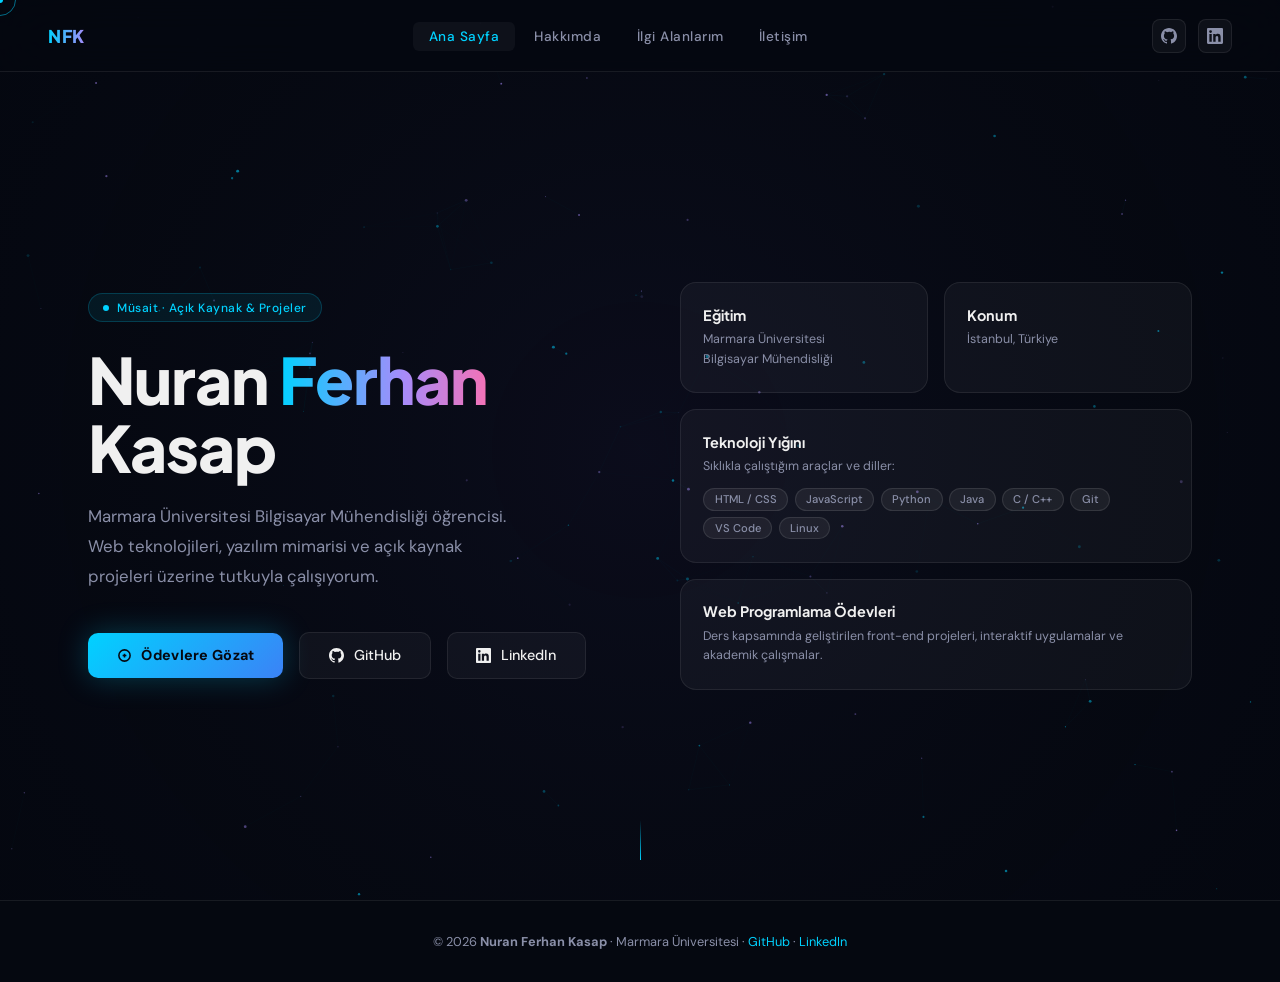
<file: index.html>
<!DOCTYPE html>
<html lang="tr">
<head>
    <meta charset="UTF-8">
    <meta name="viewport" content="width=device-width, initial-scale=1.0">
    <title>Nuran Ferhan | Portfolio</title>
    <link href="https://fonts.googleapis.com/css2?family=Plus+Jakarta+Sans:wght@400;600;700;800&family=DM+Sans:ital,wght@0,300;0,400;0,500;1,300&display=swap" rel="stylesheet">
    <style> 
        :root {
            --bg: #050810;
            --accent-blue: #00d2ff;
            --accent-purple: #7b5ea7;
            --accent-glow: rgba(0, 210, 255, 0.15);
            --text: #f0f0f0;
            --muted: #8a8fa8;
            --glass: rgba(255,255,255,0.04);
            --glass-border: rgba(255,255,255,0.08);
            --card-shadow: 0 30px 80px rgba(0,0,0,0.6);
        }

        *, *::before, *::after { box-sizing: border-box; margin: 0; padding: 0; }

        html { scroll-behavior: smooth; }

        body {
            background: var(--bg);
            color: var(--text);
            font-family: 'DM Sans', sans-serif;
            min-height: 100vh;
            overflow-x: hidden;
        }

        #bg-canvas {
            position: fixed;
            inset: 0;
            z-index: 0;
            pointer-events: none;
        }

        .cursor-dot {
            width: 6px; height: 6px;
            background: var(--accent-blue);
            border-radius: 50%;
            position: fixed;
            top: 0; left: 0;
            pointer-events: none;
            z-index: 9999;
            transform: translate(-50%,-50%);
            transition: transform 0.05s;
        }
        .cursor-ring {
            width: 32px; height: 32px;
            border: 1.5px solid rgba(0,210,255,0.5);
            border-radius: 50%;
            position: fixed;
            top: 0; left: 0;
            pointer-events: none;
            z-index: 9998;
            transform: translate(-50%,-50%);
            transition: all 0.15s ease;
        }

        nav {
            position: fixed;
            top: 0; left: 0; right: 0;
            z-index: 1000;
            padding: 0 3rem;
            height: 72px;
            display: flex;
            align-items: center;
            justify-content: space-between;
            background: rgba(5,8,16,0.7);
            backdrop-filter: blur(20px);
            border-bottom: 1px solid var(--glass-border);
        }

        .nav-logo {
            font-family: 'Plus Jakarta Sans', sans-serif;
            font-weight: 800;
            font-size: 1.1rem;
            background: linear-gradient(90deg, var(--accent-blue), #a78bfa);
            -webkit-background-clip: text;
            -webkit-text-fill-color: transparent;
            letter-spacing: 0.5px;
        }

        nav ul {
            list-style: none;
            display: flex;
            gap: 0.2rem;
        }

        nav ul li a {
            color: var(--muted);
            text-decoration: none;
            padding: 0.4rem 1rem;
            font-size: 0.85rem;
            font-weight: 500;
            letter-spacing: 0.5px;
            border-radius: 6px;
            transition: all 0.25s;
        }

        nav ul li a:hover, nav ul li a.active {
            color: var(--text);
            background: var(--glass);
        }

        nav ul li a.active { color: var(--accent-blue); }

        .nav-socials {
            display: flex;
            gap: 0.75rem;
            align-items: center;
        }

        .nav-social-link {
            width: 34px; height: 34px;
            border-radius: 8px;
            border: 1px solid var(--glass-border);
            display: flex; align-items: center; justify-content: center;
            color: var(--muted);
            text-decoration: none;
            transition: all 0.25s;
            background: var(--glass);
        }

        .nav-social-link:hover {
            border-color: rgba(0,210,255,0.4);
            color: var(--accent-blue);
            box-shadow: 0 0 15px rgba(0,210,255,0.15);
        }

        .nav-social-link svg { width: 16px; height: 16px; fill: currentColor; }

        .hero {
            position: relative;
            min-height: 100vh;
            display: flex;
            align-items: center;
            padding: 72px 0 0;
            z-index: 1;
        }

        .hero-inner {
            max-width: 1200px;
            margin: 0 auto;
            padding: 0 3rem;
            width: 100%;
            display: grid;
            grid-template-columns: 1fr 1fr;
            gap: 5rem;
            align-items: center;
        }

        .hero-left { animation: fadeUp 0.9s ease both; }
        .hero-right { animation: fadeUp 0.9s 0.15s ease both; }

        @keyframes fadeUp {
            from { opacity:0; transform: translateY(30px); }
            to   { opacity:1; transform: translateY(0); }
        }

        .badge {
            display: inline-flex;
            align-items: center;
            gap: 0.5rem;
            padding: 0.35rem 0.9rem;
            background: rgba(0,210,255,0.08);
            border: 1px solid rgba(0,210,255,0.2);
            border-radius: 50px;
            font-size: 0.75rem;
            font-weight: 500;
            color: var(--accent-blue);
            margin-bottom: 1.5rem;
            letter-spacing: 0.5px;
        }

        .badge-dot {
            width: 6px; height: 6px;
            background: var(--accent-blue);
            border-radius: 50%;
            animation: pulse 2s infinite;
        }

        @keyframes pulse {
            0%,100% { opacity:1; transform: scale(1); }
            50%      { opacity:0.4; transform: scale(0.8); }
        }

        h1 {
            font-family: 'Plus Jakarta Sans', sans-serif;
            font-weight: 800;
            font-size: clamp(2.5rem, 5vw, 4rem);
            line-height: 1.05;
            letter-spacing: -1px;
            margin-bottom: 1.25rem;
        }

        h1 .line-gradient {
            background: linear-gradient(90deg, var(--accent-blue) 0%, #a78bfa 60%, #f472b6 100%);
            -webkit-background-clip: text;
            -webkit-text-fill-color: transparent;
            display: inline-block; 
        }

        .hero-desc {
            color: var(--muted);
            font-size: 1.05rem;
            line-height: 1.8;
            margin-bottom: 2.5rem;
            max-width: 440px;
        }

        .hero-actions {
            display: flex;
            gap: 1rem;
            flex-wrap: wrap;
            align-items: center;
        }

        .btn-primary {
            display: inline-flex;
            align-items: center;
            gap: 0.6rem;
            padding: 0.85rem 1.8rem;
            background: linear-gradient(135deg, var(--accent-blue), #3b82f6);
            color: #050810;
            font-weight: 700;
            font-size: 0.9rem;
            border-radius: 10px;
            text-decoration: none;
            transition: all 0.3s;
            box-shadow: 0 0 30px rgba(0,210,255,0.25);
            letter-spacing: 0.3px;
        }

        .btn-primary:hover {
            transform: translateY(-3px);
            box-shadow: 0 0 50px rgba(0,210,255,0.45);
        }

        .btn-secondary {
            display: inline-flex;
            align-items: center;
            gap: 0.6rem;
            padding: 0.85rem 1.8rem;
            background: var(--glass);
            color: var(--text);
            font-weight: 500;
            font-size: 0.9rem;
            border-radius: 10px;
            text-decoration: none;
            border: 1px solid var(--glass-border);
            transition: all 0.3s;
        }

        .btn-secondary:hover {
            border-color: rgba(0,210,255,0.3);
            background: rgba(0,210,255,0.06);
            transform: translateY(-3px);
        }

        .hero-stats {
            display: flex;
            gap: 2rem;
            margin-top: 3rem;
            padding-top: 2.5rem;
            border-top: 1px solid var(--glass-border);
        }

        .stat { display: flex; flex-direction: column; gap: 0.2rem; }

        .stat-num {
            font-family: 'Plus Jakarta Sans', sans-serif;
            font-weight: 800;
            font-size: 1.6rem;
            background: linear-gradient(90deg, var(--accent-blue), #a78bfa);
            -webkit-background-clip: text;
            -webkit-text-fill-color: transparent;
        }

        .stat-label {
            font-size: 0.75rem;
            color: var(--muted);
            letter-spacing: 0.5px;
        }
        .card-grid {
            display: grid;
            grid-template-columns: 1fr 1fr;
            gap: 1rem;
        }

        .info-card {
            background: var(--glass);
            border: 1px solid var(--glass-border);
            border-radius: 16px;
            padding: 1.4rem;
            transition: all 0.3s;
            position: relative;
            overflow: hidden;
        }

        .info-card::before {
            content: '';
            position: absolute;
            inset: 0;
            background: linear-gradient(135deg, rgba(0,210,255,0.05), transparent);
            opacity: 0;
            transition: opacity 0.3s;
        }

        .info-card:hover::before { opacity: 1; }

        .info-card:hover {
            border-color: rgba(0,210,255,0.25);
            transform: translateY(-4px);
            box-shadow: 0 20px 40px rgba(0,0,0,0.3);
        }

        .info-card.span-2 { grid-column: span 2; }

        .card-icon {
            width: 38px; height: 38px;
            border-radius: 10px;
            display: flex; align-items: center; justify-content: center;
            margin-bottom: 0.9rem;
            font-size: 1.1rem;
        }

        .card-icon.blue { background: rgba(0,210,255,0.12); }
        .card-icon.purple { background: rgba(167,139,250,0.12); }
        .card-icon.pink { background: rgba(244,114,182,0.12); }
        .card-icon.green { background: rgba(52,211,153,0.12); }

        .info-card h3 {
            font-family: 'Plus Jakarta Sans', sans-serif;
            font-weight: 700;
            font-size: 0.9rem;
            color: var(--text);
            margin-bottom: 0.4rem;
        }

        .info-card p {
            font-size: 0.78rem;
            color: var(--muted);
            line-height: 1.6;
        }

        .skills-row {
            display: flex;
            flex-wrap: wrap;
            gap: 0.4rem;
            margin-top: 0.7rem;
        }

        .skill-pill {
            padding: 0.2rem 0.65rem;
            border-radius: 50px;
            font-size: 0.7rem;
            font-weight: 500;
            background: rgba(255,255,255,0.06);
            border: 1px solid rgba(255,255,255,0.1);
            color: var(--muted);
        }

        .scroll-hint {
            position: absolute;
            bottom: 2.5rem;
            left: 50%;
            transform: translateX(-50%);
            display: flex;
            flex-direction: column;
            align-items: center;
            gap: 0.5rem;
            color: var(--muted);
            font-size: 0.7rem;
            letter-spacing: 1px;
            text-transform: uppercase;
            animation: fadeUp 1s 0.8s ease both;
        }

        .scroll-line {
            width: 1px; height: 40px;
            background: linear-gradient(to bottom, transparent, var(--accent-blue));
            animation: scrollLine 2s infinite;
        }

        @keyframes scrollLine {
            0%   { transform: scaleY(0); transform-origin: top; opacity:1; }
            50%  { transform: scaleY(1); transform-origin: top; opacity:1; }
            51%  { transform: scaleY(1); transform-origin: bottom; }
            100% { transform: scaleY(0); transform-origin: bottom; opacity:0; }
        }

        footer {
            position: relative;
            z-index: 1;
            text-align: center;
            padding: 2rem;
            color: var(--muted);
            font-size: 0.8rem;
            border-top: 1px solid var(--glass-border);
        }

        footer a {
            color: var(--accent-blue);
            text-decoration: none;
        }

        @media (max-width: 768px) {
            nav { padding: 0 1.2rem; }
            .nav-socials { display: none; }

            .hero-inner {
                grid-template-columns: 1fr;
                padding: 0 1.5rem;
                gap: 3rem;
                padding-top: 2rem;
                padding-bottom: 5rem;
            }

            .card-grid { grid-template-columns: 1fr; }
            .info-card.span-2 { grid-column: span 1; }

            .hero-stats { gap: 1.5rem; }

            h1 { font-size: 2.2rem; }
        }
    </style>
</head>
<body>

<canvas id="bg-canvas"></canvas>
<div class="cursor-dot" id="cursorDot"></div>
<div class="cursor-ring" id="cursorRing"></div>

<nav>
    <span class="nav-logo">NFK</span>

    <ul>
        <li><a href="index.html" class="active">Ana Sayfa</a></li>
        <li><a href="about.html">Hakkımda</a></li>
        <li><a href="interests.html">İlgi Alanlarım</a></li>
        <li><a href="contact1.html">İletişim</a></li>
    </ul>

    <div class="nav-socials">
        <a href="https://github.com/nuranferhan" target="_blank" class="nav-social-link" title="GitHub">
            <svg viewBox="0 0 24 24"><path d="M12 0C5.37 0 0 5.37 0 12c0 5.3 3.44 9.8 8.21 11.39.6.11.82-.26.82-.58v-2.04c-3.34.72-4.04-1.61-4.04-1.61-.55-1.39-1.34-1.76-1.34-1.76-1.09-.74.08-.73.08-.73 1.2.09 1.84 1.24 1.84 1.24 1.07 1.83 2.81 1.3 3.5 1 .11-.78.42-1.3.76-1.6-2.67-.3-5.47-1.33-5.47-5.93 0-1.31.47-2.38 1.24-3.22-.13-.3-.54-1.52.12-3.18 0 0 1.01-.32 3.3 1.23a11.5 11.5 0 0 1 3-.4c1.02 0 2.04.13 3 .4 2.28-1.55 3.29-1.23 3.29-1.23.66 1.66.25 2.88.12 3.18.77.84 1.24 1.91 1.24 3.22 0 4.61-2.81 5.63-5.48 5.92.43.37.81 1.1.81 2.22v3.29c0 .32.22.7.83.58C20.57 21.8 24 17.3 24 12 24 5.37 18.63 0 12 0z"/></svg>
        </a>
        <a href="https://www.linkedin.com/in/nuran-ferhan/" target="_blank" class="nav-social-link" title="LinkedIn">
            <svg viewBox="0 0 24 24"><path d="M20.45 20.45h-3.56v-5.57c0-1.33-.03-3.04-1.85-3.04-1.85 0-2.13 1.45-2.13 2.94v5.67H9.35V9h3.41v1.56h.05c.48-.9 1.64-1.85 3.37-1.85 3.6 0 4.27 2.37 4.27 5.45v6.29zM5.34 7.43a2.07 2.07 0 1 1 0-4.14 2.07 2.07 0 0 1 0 4.14zM7.12 20.45H3.56V9h3.56v11.45zM22.23 0H1.77C.79 0 0 .77 0 1.72v20.56C0 23.23.79 24 1.77 24h20.46C23.2 24 24 23.23 24 22.28V1.72C24 .77 23.2 0 22.23 0z"/></svg>
        </a>
    </div>
</nav>

<main class="hero">
    <div class="hero-inner">

        <div class="hero-left">
            <div class="badge">
                <span class="badge-dot"></span>
                Müsait · Açık Kaynak &amp; Projeler
            </div>

            <h1>
                Nuran <span class="line-gradient">Ferhan</span><br>
                Kasap
            </h1>

            <p class="hero-desc">
                Marmara Üniversitesi Bilgisayar Mühendisliği öğrencisi. 
                Web teknolojileri, yazılım mimarisi ve açık kaynak projeleri üzerine tutkuyla çalışıyorum.
            </p>

            <div class="hero-actions">
                <a href="laboratuvar.html" class="btn-primary">
                    <svg width="15" height="15" viewBox="0 0 24 24" fill="none" stroke="currentColor" stroke-width="2.5"><path d="M9 12h6M12 9v6M21 12a9 9 0 11-18 0 9 9 0 0118 0z"/></svg>
                    Ödevlere Gözat
                </a>
                <a href="https://github.com/nuranferhan" target="_blank" class="btn-secondary">
                    <svg width="15" height="15" viewBox="0 0 24 24" fill="currentColor"><path d="M12 0C5.37 0 0 5.37 0 12c0 5.3 3.44 9.8 8.21 11.39.6.11.82-.26.82-.58v-2.04c-3.34.72-4.04-1.61-4.04-1.61-.55-1.39-1.34-1.76-1.34-1.76-1.09-.74.08-.73.08-.73 1.2.09 1.84 1.24 1.84 1.24 1.07 1.83 2.81 1.3 3.5 1 .11-.78.42-1.3.76-1.6-2.67-.3-5.47-1.33-5.47-5.93 0-1.31.47-2.38 1.24-3.22-.13-.3-.54-1.52.12-3.18 0 0 1.01-.32 3.3 1.23a11.5 11.5 0 0 1 3-.4c1.02 0 2.04.13 3 .4 2.28-1.55 3.29-1.23 3.29-1.23.66 1.66.25 2.88.12 3.18.77.84 1.24 1.91 1.24 3.22 0 4.61-2.81 5.63-5.48 5.92.43.37.81 1.1.81 2.22v3.29c0 .32.22.7.83.58C20.57 21.8 24 17.3 24 12 24 5.37 18.63 0 12 0z"/></svg>
                    GitHub
                </a>
                <a href="https://www.linkedin.com/in/nuran-ferhan/" target="_blank" class="btn-secondary">
                    <svg width="15" height="15" viewBox="0 0 24 24" fill="currentColor"><path d="M20.45 20.45h-3.56v-5.57c0-1.33-.03-3.04-1.85-3.04-1.85 0-2.13 1.45-2.13 2.94v5.67H9.35V9h3.41v1.56h.05c.48-.9 1.64-1.85 3.37-1.85 3.6 0 4.27 2.37 4.27 5.45v6.29zM5.34 7.43a2.07 2.07 0 1 1 0-4.14 2.07 2.07 0 0 1 0 4.14zM7.12 20.45H3.56V9h3.56v11.45zM22.23 0H1.77C.79 0 0 .77 0 1.72v20.56C0 23.23.79 24 1.77 24h20.46C23.2 24 24 23.23 24 22.28V1.72C24 .77 23.2 0 22.23 0z"/></svg>
                    LinkedIn
                </a>
            </div>


        </div>

        <div class="hero-right">
            <div class="card-grid">

                <div class="info-card">
                    <h3>Eğitim</h3>
                    <p>Marmara Üniversitesi<br>Bilgisayar Mühendisliği</p>
                </div>

                <div class="info-card">
                    <h3>Konum</h3>
                    <p>İstanbul, Türkiye</p>
                </div>

                <div class="info-card span-2">
                    <h3>Teknoloji Yığını</h3>
                    <p>Sıklıkla çalıştığım araçlar ve diller:</p>
                    <div class="skills-row">
                        <span class="skill-pill">HTML / CSS</span>
                        <span class="skill-pill">JavaScript</span>
                        <span class="skill-pill">Python</span>
                        <span class="skill-pill">Java</span>
                        <span class="skill-pill">C / C++</span>
                        <span class="skill-pill">Git</span>
                        <span class="skill-pill">VS Code</span>
                        <span class="skill-pill">Linux</span>
                    </div>
                </div>

                <div class="info-card span-2">
                    <h3>Web Programlama Ödevleri</h3>
                    <p>Ders kapsamında geliştirilen front-end projeleri, interaktif uygulamalar ve akademik çalışmalar.</p>
                </div>

            </div>
        </div>

    </div>

    <div class="scroll-hint">
        <div class="scroll-line"></div>
    </div>
</main>

<footer>
    <p>&copy; 2026 <strong>Nuran Ferhan Kasap</strong> · Marmara Üniversitesi · 
        <a href="https://github.com/nuranferhan" target="_blank">GitHub</a> · 
        <a href="https://www.linkedin.com/in/nuran-ferhan/" target="_blank">LinkedIn</a>
    </p>
</footer>

<script>
const canvas = document.getElementById('bg-canvas');
const ctx = canvas.getContext('2d');
let W, H, particles = [];

function resize() {
    W = canvas.width = window.innerWidth;
    H = canvas.height = window.innerHeight;
}
resize();
window.addEventListener('resize', resize);

class Particle {
    constructor() { this.reset(); }
    reset() {
        this.x = Math.random() * W;
        this.y = Math.random() * H;
        this.r = Math.random() * 1.2 + 0.3;
        this.alpha = Math.random() * 0.5 + 0.1;
        this.vx = (Math.random() - 0.5) * 0.2;
        this.vy = (Math.random() - 0.5) * 0.2;
        this.color = Math.random() > 0.5 ? '0,210,255' : '167,139,250';
    }
    update() {
        this.x += this.vx; this.y += this.vy;
        if (this.x < 0 || this.x > W || this.y < 0 || this.y > H) this.reset();
    }
    draw() {
        ctx.beginPath();
        ctx.arc(this.x, this.y, this.r, 0, Math.PI*2);
        ctx.fillStyle = `rgba(${this.color},${this.alpha})`;
        ctx.fill();
    }
}

for (let i = 0; i < 120; i++) particles.push(new Particle());

function drawConnections() {
    for (let i = 0; i < particles.length; i++) {
        for (let j = i+1; j < particles.length; j++) {
            const dx = particles[i].x - particles[j].x;
            const dy = particles[i].y - particles[j].y;
            const d = Math.sqrt(dx*dx+dy*dy);
            if (d < 100) {
                ctx.beginPath();
                ctx.moveTo(particles[i].x, particles[i].y);
                ctx.lineTo(particles[j].x, particles[j].y);
                ctx.strokeStyle = `rgba(0,210,255,${0.06*(1-d/100)})`;
                ctx.lineWidth = 0.5;
                ctx.stroke();
            }
        }
    }
}

function animate() {
    ctx.clearRect(0,0,W,H);
    const g = ctx.createRadialGradient(W/2,H/2,0,W/2,H/2,W*0.8);
    g.addColorStop(0,'rgba(48,43,99,0.15)');
    g.addColorStop(1,'transparent');
    ctx.fillStyle = g;
    ctx.fillRect(0,0,W,H);

    drawConnections();
    particles.forEach(p => { p.update(); p.draw(); });
    requestAnimationFrame(animate);
}
animate();

const dot  = document.getElementById('cursorDot');
const ring = document.getElementById('cursorRing');
let mx=0, my=0, rx=0, ry=0;
document.addEventListener('mousemove', e => { mx=e.clientX; my=e.clientY; });

(function moveCursor(){
    rx += (mx-rx)*0.12; ry += (my-ry)*0.12;
    dot.style.left  = mx+'px'; dot.style.top = my+'px';
    ring.style.left = rx+'px'; ring.style.top= ry+'px';
    requestAnimationFrame(moveCursor);
})();

document.querySelectorAll('a, button').forEach(el => {
    el.addEventListener('mouseenter', () => { ring.style.transform='translate(-50%,-50%) scale(1.6)'; ring.style.opacity='0.5'; });
    el.addEventListener('mouseleave', () => { ring.style.transform='translate(-50%,-50%) scale(1)'; ring.style.opacity='1'; });
});

window.addEventListener('scroll', () => {
    const nav = document.querySelector('nav');
    nav.style.background = window.scrollY > 20 ? 'rgba(5,8,16,0.92)' : 'rgba(5,8,16,0.7)';
});
</script>
</body>
</html>
</file>
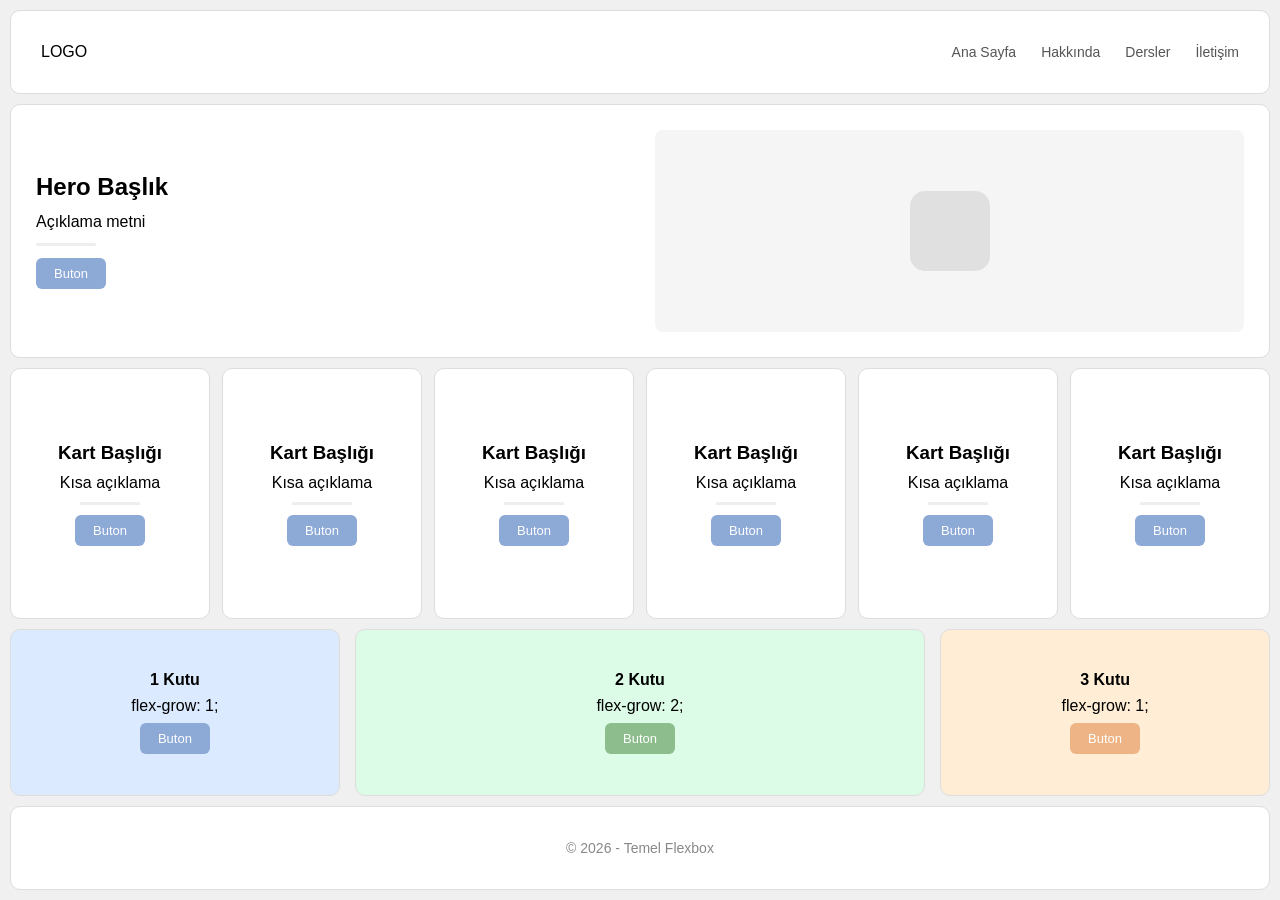
<file: flexbox-lab/index.html>
<!DOCTYPE html>
<html lang="tr">
<head>
    <meta charset="UTF-8">
    <meta name="viewport" content="width=device-width, initial-scale=1.0">
    <title>Flexbox Lab Uygulaması</title>
    <link rel="stylesheet" href="style.css">
</head>
<body>

    <div class="wrapper">
        
        <nav class="navbar">
            <div class="logo">LOGO</div>
            <ul class="nav-links">
                <li><a href="../index.html">Ana Sayfa</a></li>
                <li><a href="../about.html">Hakkında</a></li>
                <li><a href="#">Dersler</a></li>
                <li><a href="../contact.html">İletişim</a></li>
            </ul>
        </nav>

        <section class="hero">
            <div class="hero-text">
                <h1>Hero Başlık</h1>
                <p>Açıklama metni</p>
                <div class="line"></div>
                <button class="btn btn-blue">Buton</button>
            </div>
            <div class="hero-img">
                <div class="icon-placeholder"></div>
            </div>
        </section>

        <section class="cards-area">
            <div class="card">
                <h3>Kart Başlığı</h3>
                <p>Kısa açıklama</p>
                <div class="line"></div>
                <button class="btn btn-blue">Buton</button>
            </div>
            <div class="card">
                <h3>Kart Başlığı</h3>
                <p>Kısa açıklama</p>
                <div class="line"></div>
                <button class="btn btn-blue">Buton</button>
            </div>
            <div class="card">
                <h3>Kart Başlığı</h3>
                <p>Kısa açıklama</p>
                <div class="line"></div>
                <button class="btn btn-blue">Buton</button>
            </div>
            <div class="card">
                <h3>Kart Başlığı</h3>
                <p>Kısa açıklama</p>
                <div class="line"></div>
                <button class="btn btn-blue">Buton</button>
            </div>
            <div class="card">
                <h3>Kart Başlığı</h3>
                <p>Kısa açıklama</p>
                <div class="line"></div>
                <button class="btn btn-blue">Buton</button>
            </div>
            <div class="card">
                <h3>Kart Başlığı</h3>
                <p>Kısa açıklama</p>
                <div class="line"></div>
                <button class="btn btn-blue">Buton</button>
            </div>
        </section>

        <section class="grow-area">
            <div class="grow-box box-1">
                <h4>1 Kutu</h4>
                <p>flex-grow: 1;</p>
                <button class="btn btn-blue">Buton</button>
            </div>
            <div class="grow-box box-2">
                <h4>2 Kutu</h4>
                <p>flex-grow: 2;</p>
                <button class="btn btn-green">Buton</button>
            </div>
            <div class="grow-box box-3">
                <h4>3 Kutu</h4>
                <p>flex-grow: 1;</p>
                <button class="btn btn-orange">Buton</button>
            </div>
        </section>

        <footer class="footer">
            <p>&copy; 2026 - Temel Flexbox</p>
        </footer>

    </div>

</body>
</html>
</file>
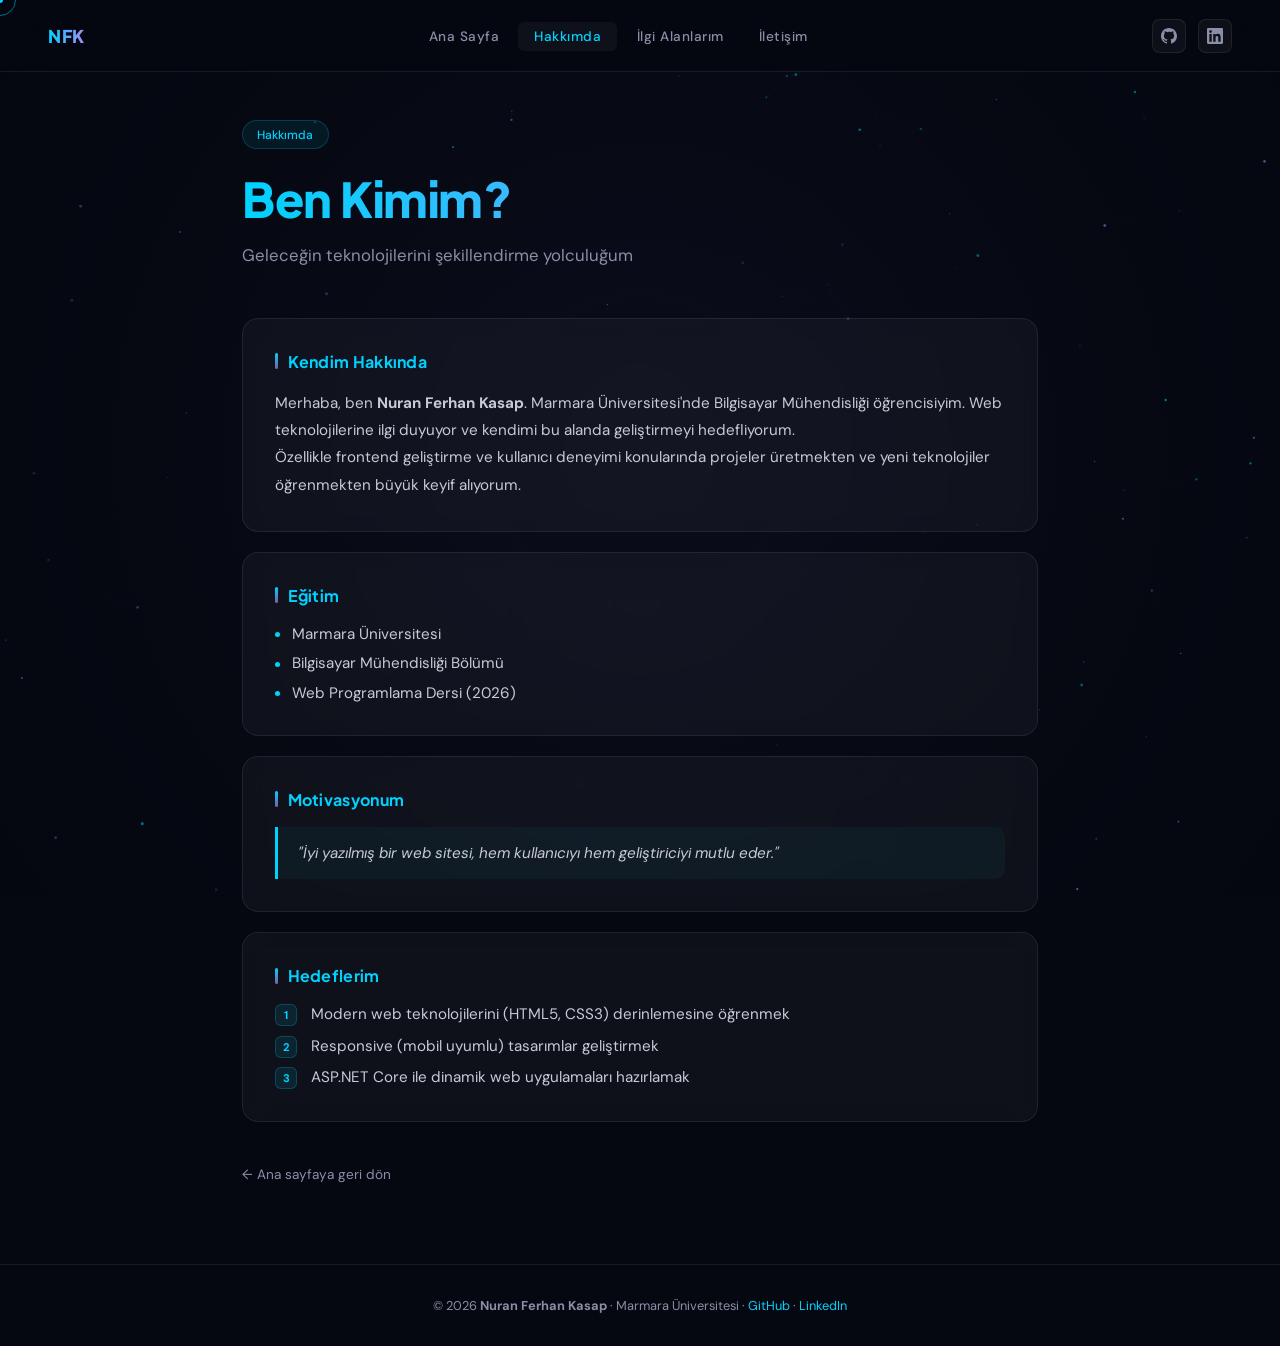
<file: about.html>
<!DOCTYPE html>
<html lang="tr">
<head>
    <meta charset="UTF-8">
    <meta name="viewport" content="width=device-width, initial-scale=1.0">
    <title>Hakkımda | Nuran Ferhan</title>
    <link href="https://fonts.googleapis.com/css2?family=Plus+Jakarta+Sans:wght@400;600;700;800&family=DM+Sans:ital,wght@0,300;0,400;0,500;1,300&display=swap" rel="stylesheet">
    <style>
        :root {
            --bg: #050810;
            --accent-blue: #00d2ff;
            --accent-purple: #7b5ea7;
            --text: #f0f0f0;
            --muted: #8a8fa8;
            --glass: rgba(255,255,255,0.04);
            --glass-border: rgba(255,255,255,0.08);
        }

        *, *::before, *::after { box-sizing: border-box; margin: 0; padding: 0; }
        html { scroll-behavior: smooth; }

        body {
            background: var(--bg);
            color: var(--text);
            font-family: 'DM Sans', sans-serif;
            min-height: 100vh;
            overflow-x: hidden;
        }

        #bg-canvas {
            position: fixed;
            inset: 0;
            z-index: 0;
            pointer-events: none;
        }

        .cursor-dot {
            width: 6px; height: 6px;
            background: var(--accent-blue);
            border-radius: 50%;
            position: fixed;
            top: 0; left: 0;
            pointer-events: none;
            z-index: 9999;
            transform: translate(-50%,-50%);
            transition: transform 0.05s;
        }
        .cursor-ring {
            width: 32px; height: 32px;
            border: 1.5px solid rgba(0,210,255,0.5);
            border-radius: 50%;
            position: fixed;
            top: 0; left: 0;
            pointer-events: none;
            z-index: 9998;
            transform: translate(-50%,-50%);
            transition: all 0.15s ease;
        }

        nav {
            position: fixed;
            top: 0; left: 0; right: 0;
            z-index: 1000;
            padding: 0 3rem;
            height: 72px;
            display: flex;
            align-items: center;
            justify-content: space-between;
            background: rgba(5,8,16,0.7);
            backdrop-filter: blur(20px);
            border-bottom: 1px solid var(--glass-border);
        }

        .nav-logo {
            font-family: 'Plus Jakarta Sans', sans-serif;
            font-weight: 800;
            font-size: 1.1rem;
            background: linear-gradient(90deg, var(--accent-blue), #a78bfa);
            -webkit-background-clip: text;
            -webkit-text-fill-color: transparent;
            text-decoration: none;
            letter-spacing: 0.5px;
        }

        nav ul { list-style: none; display: flex; gap: 0.2rem; }

        nav ul li a {
            color: var(--muted);
            text-decoration: none;
            padding: 0.4rem 1rem;
            font-size: 0.85rem;
            font-weight: 500;
            letter-spacing: 0.5px;
            border-radius: 6px;
            transition: all 0.25s;
        }

        nav ul li a:hover { color: var(--text); background: var(--glass); }
        nav ul li a.active { color: var(--accent-blue); background: var(--glass); }

        .nav-socials { display: flex; gap: 0.75rem; align-items: center; }

        .nav-social-link {
            width: 34px; height: 34px;
            border-radius: 8px;
            border: 1px solid var(--glass-border);
            display: flex; align-items: center; justify-content: center;
            color: var(--muted);
            text-decoration: none;
            transition: all 0.25s;
            background: var(--glass);
        }

        .nav-social-link:hover {
            border-color: rgba(0,210,255,0.4);
            color: var(--accent-blue);
            box-shadow: 0 0 15px rgba(0,210,255,0.15);
        }

        .nav-social-link svg { width: 16px; height: 16px; fill: currentColor; }

        .page-wrapper {
            position: relative;
            z-index: 1;
            max-width: 860px;
            margin: 0 auto;
            padding: 120px 2rem 5rem;
        }

        .page-header {
            margin-bottom: 3rem;
            animation: fadeUp 0.8s ease both;
        }

        .page-header .badge {
            display: inline-flex;
            align-items: center;
            gap: 0.5rem;
            padding: 0.35rem 0.9rem;
            background: rgba(0,210,255,0.08);
            border: 1px solid rgba(0,210,255,0.2);
            border-radius: 50px;
            font-size: 0.75rem;
            font-weight: 500;
            color: var(--accent-blue);
            margin-bottom: 1.2rem;
        }

        .page-header h1 {
            font-family: 'Plus Jakarta Sans', sans-serif;
            font-weight: 800;
            font-size: clamp(2rem, 4vw, 3rem);
            letter-spacing: -0.5px;
            margin-bottom: 0.75rem;
            background: linear-gradient(90deg, var(--accent-blue), #a78bfa);
            -webkit-background-clip: text;
            -webkit-text-fill-color: transparent;
        }

        .page-header p {
            color: var(--muted);
            font-size: 1.05rem;
            line-height: 1.7;
        }

        @keyframes fadeUp {
            from { opacity:0; transform: translateY(24px); }
            to   { opacity:1; transform: translateY(0); }
        }

        .section {
            background: var(--glass);
            border: 1px solid var(--glass-border);
            border-radius: 16px;
            padding: 2rem;
            margin-bottom: 1.25rem;
            transition: all 0.3s;
            animation: fadeUp 0.8s ease both;
            position: relative;
            overflow: hidden;
            backdrop-filter: blur(10px);
        }

        .section::before {
            content: '';
            position: absolute;
            inset: 0;
            background: linear-gradient(135deg, rgba(0,210,255,0.04), transparent);
            opacity: 0;
            transition: opacity 0.3s;
        }

        .section:hover::before { opacity: 1; }
        .section:hover { border-color: rgba(0,210,255,0.2); transform: translateY(-2px); }

        .section h2 {
            font-family: 'Plus Jakarta Sans', sans-serif;
            font-weight: 700;
            font-size: 1rem;
            color: var(--accent-blue);
            margin-bottom: 1.1rem;
            display: flex;
            align-items: center;
            gap: 0.6rem;
            letter-spacing: 0.3px;
        }

        .section h2::before {
            content: '';
            display: block;
            width: 3px;
            height: 1em;
            background: linear-gradient(to bottom, var(--accent-blue), var(--accent-purple));
            border-radius: 2px;
        }

        .section p {
            color: #c8cad6;
            line-height: 1.8;
            font-size: 0.95rem;
        }

        .styled-list, .styled-ol { list-style: none; display: flex; flex-direction: column; gap: 0.6rem; }

        .styled-list li {
            display: flex;
            align-items: flex-start;
            gap: 0.75rem;
            color: #c8cad6;
            font-size: 0.95rem;
        }

        .styled-list li::before {
            content: '';
            display: block;
            width: 5px; height: 5px;
            border-radius: 50%;
            background: var(--accent-blue);
            margin-top: 0.55em;
            flex-shrink: 0;
        }

        .styled-ol { counter-reset: ol-counter; }
        .styled-ol li {
            display: flex;
            align-items: flex-start;
            gap: 0.85rem;
            color: #c8cad6;
            font-size: 0.95rem;
            counter-increment: ol-counter;
        }

        .styled-ol li::before {
            content: counter(ol-counter);
            display: flex;
            align-items: center;
            justify-content: center;
            width: 22px; height: 22px;
            background: rgba(0,210,255,0.1);
            border: 1px solid rgba(0,210,255,0.2);
            border-radius: 6px;
            font-size: 0.7rem;
            font-weight: 700;
            color: var(--accent-blue);
            flex-shrink: 0;
        }

        blockquote {
            border-left: 3px solid var(--accent-blue);
            padding: 1rem 1.25rem;
            background: rgba(0,210,255,0.04);
            border-radius: 0 10px 10px 0;
            color: #c8cad6;
            font-style: italic;
            font-size: 0.95rem;
        }

        .back-link {
            display: inline-flex;
            align-items: center;
            gap: 0.5rem;
            color: var(--muted);
            text-decoration: none;
            font-size: 0.85rem;
            margin-top: 1.5rem;
            transition: color 0.2s;
        }

        .back-link:hover { color: var(--accent-blue); }

        footer {
            position: relative;
            z-index: 1;
            text-align: center;
            padding: 2rem;
            color: var(--muted);
            font-size: 0.8rem;
            border-top: 1px solid var(--glass-border);
        }

        footer a { color: var(--accent-blue); text-decoration: none; }

        @media (max-width: 768px) {
            nav { padding: 0 1.2rem; }
            .nav-socials { display: none; }
            .page-wrapper { padding: 100px 1.25rem 4rem; }
        }
    </style>
</head>
<body>

<canvas id="bg-canvas"></canvas>
<div class="cursor-dot" id="cursorDot"></div>
<div class="cursor-ring" id="cursorRing"></div>

<nav>
    <a href="index.html" class="nav-logo">NFK</a>
    <ul>
        <li><a href="index.html">Ana Sayfa</a></li>
        <li><a href="about.html" class="active">Hakkımda</a></li>
        <li><a href="interests.html">İlgi Alanlarım</a></li>
        <li><a href="contact1.html">İletişim</a></li>
    </ul>
    <div class="nav-socials">
        <a href="https://github.com/nuranferhan" target="_blank" class="nav-social-link" title="GitHub">
            <svg viewBox="0 0 24 24"><path d="M12 0C5.37 0 0 5.37 0 12c0 5.3 3.44 9.8 8.21 11.39.6.11.82-.26.82-.58v-2.04c-3.34.72-4.04-1.61-4.04-1.61-.55-1.39-1.34-1.76-1.34-1.76-1.09-.74.08-.73.08-.73 1.2.09 1.84 1.24 1.84 1.24 1.07 1.83 2.81 1.3 3.5 1 .11-.78.42-1.3.76-1.6-2.67-.3-5.47-1.33-5.47-5.93 0-1.31.47-2.38 1.24-3.22-.13-.3-.54-1.52.12-3.18 0 0 1.01-.32 3.3 1.23a11.5 11.5 0 0 1 3-.4c1.02 0 2.04.13 3 .4 2.28-1.55 3.29-1.23 3.29-1.23.66 1.66.25 2.88.12 3.18.77.84 1.24 1.91 1.24 3.22 0 4.61-2.81 5.63-5.48 5.92.43.37.81 1.1.81 2.22v3.29c0 .32.22.7.83.58C20.57 21.8 24 17.3 24 12 24 5.37 18.63 0 12 0z"/></svg>
        </a>
        <a href="https://www.linkedin.com/in/nuran-ferhan/" target="_blank" class="nav-social-link" title="LinkedIn">
            <svg viewBox="0 0 24 24"><path d="M20.45 20.45h-3.56v-5.57c0-1.33-.03-3.04-1.85-3.04-1.85 0-2.13 1.45-2.13 2.94v5.67H9.35V9h3.41v1.56h.05c.48-.9 1.64-1.85 3.37-1.85 3.6 0 4.27 2.37 4.27 5.45v6.29zM5.34 7.43a2.07 2.07 0 1 1 0-4.14 2.07 2.07 0 0 1 0 4.14zM7.12 20.45H3.56V9h3.56v11.45zM22.23 0H1.77C.79 0 0 .77 0 1.72v20.56C0 23.23.79 24 1.77 24h20.46C23.2 24 24 23.23 24 22.28V1.72C24 .77 23.2 0 22.23 0z"/></svg>
        </a>
    </div>
</nav>

<div class="page-wrapper">
    <div class="page-header">
        <div class="badge">Hakkımda</div>
        <h1>Ben Kimim?</h1>
        <p>Geleceğin teknolojilerini şekillendirme yolculuğum</p>
    </div>

    <div class="section">
        <h2>Kendim Hakkında</h2>
        <p>Merhaba, ben <strong>Nuran Ferhan Kasap</strong>. Marmara Üniversitesi'nde Bilgisayar Mühendisliği öğrencisiyim. Web teknolojilerine ilgi duyuyor ve kendimi bu alanda geliştirmeyi hedefliyorum.</p>
        <p>Özellikle frontend geliştirme ve kullanıcı deneyimi konularında projeler üretmekten ve yeni teknolojiler öğrenmekten büyük keyif alıyorum.</p>
    </div>

    <div class="section">
        <h2>Eğitim</h2>
        <ul class="styled-list">
            <li>Marmara Üniversitesi</li>
            <li>Bilgisayar Mühendisliği Bölümü</li>
            <li>Web Programlama Dersi (2026)</li>
        </ul>
    </div>

    <div class="section">
        <h2>Motivasyonum</h2>
        <blockquote>
            "İyi yazılmış bir web sitesi, hem kullanıcıyı hem geliştiriciyi mutlu eder."
        </blockquote>
    </div>

    <div class="section">
        <h2>Hedeflerim</h2>
        <ol class="styled-ol">
            <li>Modern web teknolojilerini (HTML5, CSS3) derinlemesine öğrenmek</li>
            <li>Responsive (mobil uyumlu) tasarımlar geliştirmek</li>
            <li>ASP.NET Core ile dinamik web uygulamaları hazırlamak</li>
        </ol>
    </div>

    <a href="index.html" class="back-link">← Ana sayfaya geri dön</a>
</div>

<footer>
    <p>&copy; 2026 <strong>Nuran Ferhan Kasap</strong> · Marmara Üniversitesi ·
        <a href="https://github.com/nuranferhan" target="_blank">GitHub</a> ·
        <a href="https://www.linkedin.com/in/nuran-ferhan/" target="_blank">LinkedIn</a>
    </p>
</footer>

<script>
const canvas = document.getElementById('bg-canvas');
const ctx = canvas.getContext('2d');
let W, H, particles = [];
function resize() { W = canvas.width = window.innerWidth; H = canvas.height = window.innerHeight; }
resize(); window.addEventListener('resize', resize);
class Particle {
    constructor() { this.reset(); }
    reset() { this.x=Math.random()*W; this.y=Math.random()*H; this.r=Math.random()*1.2+0.3; this.alpha=Math.random()*0.5+0.1; this.vx=(Math.random()-0.5)*0.2; this.vy=(Math.random()-0.5)*0.2; this.color=Math.random()>0.5?'0,210,255':'167,139,250'; }
    update() { this.x+=this.vx; this.y+=this.vy; if(this.x<0||this.x>W||this.y<0||this.y>H) this.reset(); }
    draw() { ctx.beginPath(); ctx.arc(this.x,this.y,this.r,0,Math.PI*2); ctx.fillStyle=`rgba(${this.color},${this.alpha})`; ctx.fill(); }
}
for(let i=0;i<120;i++) particles.push(new Particle());
function drawConnections() {
    for(let i=0;i<particles.length;i++) for(let j=i+1;j<particles.length;j++) {
        const dx=particles[i].x-particles[j].x, dy=particles[i].y-particles[j].y, d=Math.sqrt(dx*dx+dy*dy);
        if(d<100){ ctx.beginPath(); ctx.moveTo(particles[i].x,particles[i].y); ctx.lineTo(particles[j].x,particles[j].y); ctx.strokeStyle=`rgba(0,210,255,${0.06*(1-d/100)})`; ctx.lineWidth=0.5; ctx.stroke(); }
    }
}
function animate() {
    ctx.clearRect(0,0,W,H);
    const g=ctx.createRadialGradient(W/2,H/2,0,W/2,H/2,W*0.8);
    g.addColorStop(0,'rgba(48,43,99,0.15)'); g.addColorStop(1,'transparent');
    ctx.fillStyle=g; ctx.fillRect(0,0,W,H);
    drawConnections(); particles.forEach(p=>{p.update();p.draw();}); requestAnimationFrame(animate);
}
animate();

const dot=document.getElementById('cursorDot'), ring=document.getElementById('cursorRing');
let mx=0,my=0,rx=0,ry=0;
document.addEventListener('mousemove',e=>{mx=e.clientX;my=e.clientY;});
(function move(){
    rx+=(mx-rx)*0.12; ry+=(my-ry)*0.12;
    dot.style.left=mx+'px'; dot.style.top=my+'px';
    ring.style.left=rx+'px'; ring.style.top=ry+'px';
    requestAnimationFrame(move);
})();

document.querySelectorAll('a,button').forEach(el=>{
    el.addEventListener('mouseenter',()=>{ring.style.transform='translate(-50%,-50%) scale(1.6)';ring.style.opacity='0.5';});
    el.addEventListener('mouseleave',()=>{ring.style.transform='translate(-50%,-50%) scale(1)';ring.style.opacity='1';});
});

window.addEventListener('scroll',()=>{ document.querySelector('nav').style.background=window.scrollY>20?'rgba(5,8,16,0.92)':'rgba(5,8,16,0.7)'; });
</script>
</body>
</html>
</file>
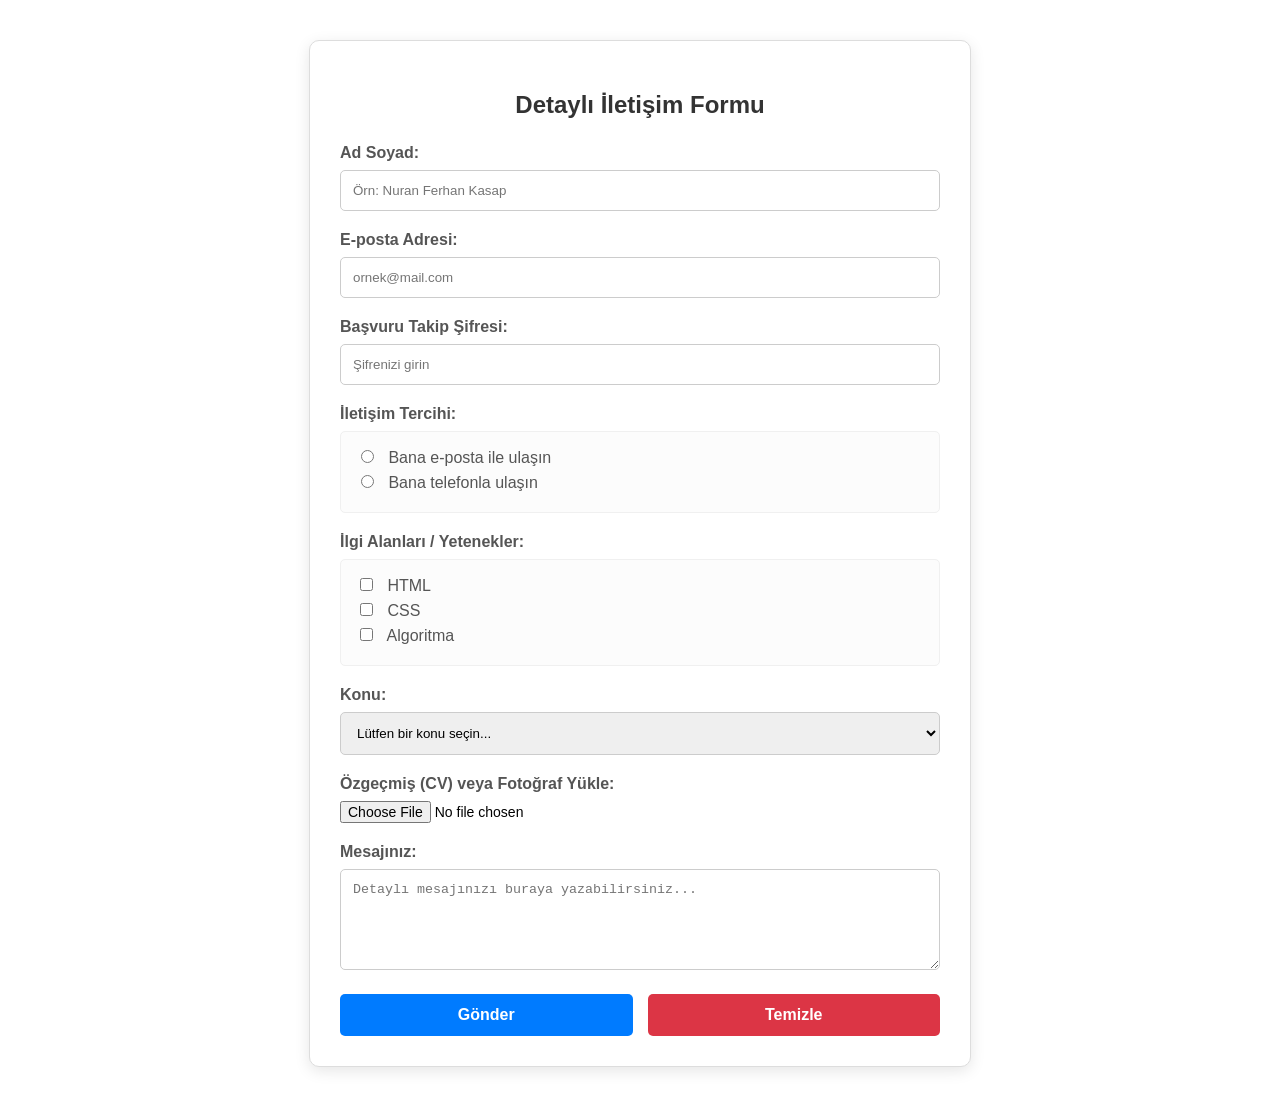
<file: contact.html>
<!DOCTYPE html>
<html lang="tr">
<head>
    <meta charset="UTF-8">
    <meta name="viewport" content="width=device-width, initial-scale=1.0">
    <title>İletişim - Özgeçmiş Sayfası</title>
    <link rel="stylesheet" href="styles/contact-style.css">
</head>
<body>

    <div class="contact-container">
        <h2>Detaylı İletişim Formu</h2>
        
        <form id="contactForm" action="#" method="post" enctype="multipart/form-data">
            <label for="ad-soyad">Ad Soyad:</label>
            <input type="text" id="ad-soyad" name="ad-soyad" placeholder="Örn: Nuran Ferhan Kasap" required>

            <label for="email">E-posta Adresi:</label>
            <input type="email" id="email" name="email" placeholder="ornek@mail.com" required>

            <label for="sifre">Başvuru Takip Şifresi:</label>
            <input type="password" id="sifre" name="sifre" placeholder="Şifrenizi girin">

            <label>İletişim Tercihi:</label>
            <div class="radio-group">
                <label><input type="radio" name="tercih" value="email"> Bana e-posta ile ulaşın</label>
                <label><input type="radio" name="tercih" value="telefon"> Bana telefonla ulaşın</label>
            </div>

            <label>İlgi Alanları / Yetenekler:</label>
            <div class="checkbox-group">
                <label><input type="checkbox" name="yetenek" value="html"> HTML</label>
                <label><input type="checkbox" name="yetenek" value="css"> CSS</label>
                <label><input type="checkbox" name="yetenek" value="algoritma"> Algoritma</label>
            </div>

            <label for="konu">Konu:</label>
            <select id="konu" name="konu">
                <option value="">Lütfen bir konu seçin...</option>
                <option value="is-teklifi">İş Teklifi</option>
                <option value="soru">Soru</option>
                <option value="geri-bildirim">Geri Bildirim</option>
            </select>

            <label for="dosya">Özgeçmiş (CV) veya Fotoğraf Yükle:</label>
            <input type="file" id="dosya" name="dosya" class="file-input">

            <label for="mesaj">Mesajınız:</label>
            <textarea id="mesaj" name="mesaj" rows="5" placeholder="Detaylı mesajınızı buraya yazabilirsiniz..."></textarea>

            <div class="button-container">
                <button type="submit" class="btn-gonder">Gönder</button>
                <button type="reset" class="btn-temizle">Temizle</button>
            </div>
        </form>
    </div>

    <script>
        document.getElementById('contactForm').addEventListener('submit', function(e) {
            e.preventDefault(); 
            alert('Mesajınız başarıyla alındı! Teşekkür ederiz.');
            
            this.reset();
        });
    </script>

</body>
</html>
</file>
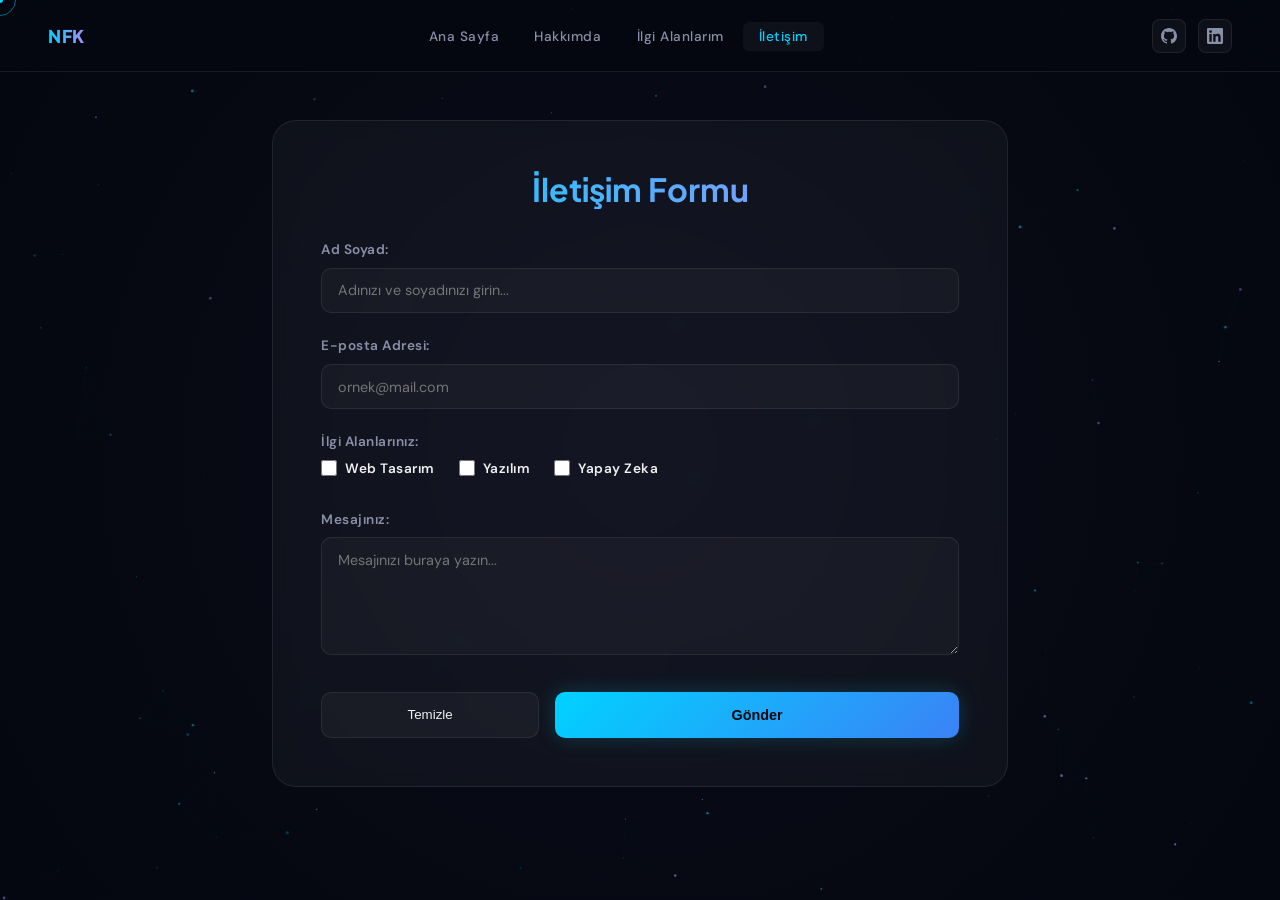
<file: contact1.html>
<!DOCTYPE html>
<html lang="tr">
<head>
    <meta charset="UTF-8">
    <meta name="viewport" content="width=device-width, initial-scale=1.0">
    <title>İletişim | NFK</title>
    <link href="https://fonts.googleapis.com/css2?family=Plus+Jakarta+Sans:wght@400;600;700;800&family=DM+Sans:ital,wght@0,300;0,400;0,500;1,300&display=swap" rel="stylesheet">
    <style>
        :root {
            --bg: #050810;
            --accent-blue: #00d2ff;
            --accent-purple: #7b5ea7;
            --accent-glow: rgba(0, 210, 255, 0.15);
            --text: #f0f0f0;
            --muted: #8a8fa8;
            --glass: rgba(255,255,255,0.04);
            --glass-border: rgba(255,255,255,0.08);
            --card-shadow: 0 30px 80px rgba(0,0,0,0.6);
            --input-bg: rgba(255, 255, 255, 0.03);
        }

        *, *::before, *::after { box-sizing: border-box; margin: 0; padding: 0; }

        html { scroll-behavior: smooth; }

        body {
            background: var(--bg);
            color: var(--text);
            font-family: 'DM Sans', sans-serif;
            min-height: 100vh;
            overflow-x: hidden;
        }

        #bg-canvas {
            position: fixed;
            inset: 0;
            z-index: 0;
            pointer-events: none;
        }

        .cursor-dot {
            width: 6px; height: 6px;
            background: var(--accent-blue);
            border-radius: 50%;
            position: fixed;
            top: 0; left: 0;
            pointer-events: none;
            z-index: 9999;
            transform: translate(-50%,-50%);
            transition: transform 0.05s;
        }
        .cursor-ring {
            width: 32px; height: 32px;
            border: 1.5px solid rgba(0,210,255,0.5);
            border-radius: 50%;
            position: fixed;
            top: 0; left: 0;
            pointer-events: none;
            z-index: 9998;
            transform: translate(-50%,-50%);
            transition: all 0.15s ease;
        }

        nav {
            position: fixed;
            top: 0; left: 0; right: 0;
            z-index: 1000;
            padding: 0 3rem;
            height: 72px;
            display: flex;
            align-items: center;
            justify-content: space-between;
            background: rgba(5,8,16,0.7);
            backdrop-filter: blur(20px);
            border-bottom: 1px solid var(--glass-border);
        }

        .nav-logo {
            font-family: 'Plus Jakarta Sans', sans-serif;
            font-weight: 800;
            font-size: 1.1rem;
            background: linear-gradient(90deg, var(--accent-blue), #a78bfa);
            -webkit-background-clip: text;
            -webkit-text-fill-color: transparent;
            letter-spacing: 0.5px;
        }

        nav ul {
            list-style: none;
            display: flex;
            gap: 0.2rem;
        }

        nav ul li a {
            color: var(--muted);
            text-decoration: none;
            padding: 0.4rem 1rem;
            font-size: 0.85rem;
            font-weight: 500;
            letter-spacing: 0.5px;
            border-radius: 6px;
            transition: all 0.25s;
        }

        nav ul li a:hover, nav ul li a.active {
            color: var(--text);
            background: var(--glass);
        }

        nav ul li a.active { color: var(--accent-blue); }

        .nav-socials {
            display: flex;
            gap: 0.75rem;
            align-items: center;
        }

        .nav-social-link {
            width: 34px; height: 34px;
            border-radius: 8px;
            border: 1px solid var(--glass-border);
            display: flex; align-items: center; justify-content: center;
            color: var(--muted);
            text-decoration: none;
            transition: all 0.25s;
            background: var(--glass);
        }

        .nav-social-link:hover {
            border-color: rgba(0,210,255,0.4);
            color: var(--accent-blue);
            box-shadow: 0 0 15px rgba(0,210,255,0.15);
        }

        .nav-social-link svg { width: 16px; height: 16px; fill: currentColor; }

        main {
            position: relative;
            z-index: 1;
            max-width: 800px;
            margin: 0 auto;
            padding: 120px 2rem 5rem;
            animation: fadeUp 0.9s ease both;
        }

        @keyframes fadeUp {
            from { opacity:0; transform: translateY(30px); }
            to   { opacity:1; transform: translateY(0); }
        }

        .form-container {
            background: var(--glass);
            border: 1px solid var(--glass-border);
            padding: 3rem;
            border-radius: 24px;
            backdrop-filter: blur(10px);
        }

        h1 {
            font-family: 'Plus Jakarta Sans', sans-serif;
            font-size: 2rem;
            margin-bottom: 2rem;
            text-align: center;
            background: linear-gradient(90deg, var(--accent-blue), #a78bfa);
            -webkit-background-clip: text;
            -webkit-text-fill-color: transparent;
        }

        .form-group { margin-bottom: 1.5rem; }

        label {
            display: block;
            font-size: 0.85rem;
            font-weight: 600;
            color: var(--muted);
            margin-bottom: 0.6rem;
            letter-spacing: 0.5px;
        }

        input[type="text"],
        input[type="email"],
        input[type="password"],
        select,
        textarea {
            width: 100%;
            padding: 0.8rem 1rem;
            background: var(--input-bg);
            border: 1px solid var(--glass-border);
            border-radius: 10px;
            color: var(--text);
            font-family: inherit;
            font-size: 0.9rem;
            transition: all 0.3s;
        }

        input:focus, select:focus, textarea:focus {
            outline: none;
            border-color: var(--accent-blue);
            background: rgba(255,255,255,0.06);
            box-shadow: 0 0 15px rgba(0,210,255,0.1);
        }

        .check-group {
            display: flex;
            flex-wrap: wrap;
            gap: 1.5rem;
            margin-top: 0.5rem;
        }

        .check-item {
            display: flex;
            align-items: center;
            gap: 0.5rem;
            font-size: 0.85rem;
            color: var(--text);
            cursor: pointer;
        }

        input[type="checkbox"], input[type="radio"] {
            accent-color: var(--accent-blue);
            width: 16px; height: 16px;
        }

        .btn-row {
            display: flex;
            gap: 1rem;
            margin-top: 2rem;
        }

        .btn-submit {
            flex: 2;
            padding: 0.9rem;
            background: linear-gradient(135deg, var(--accent-blue), #3b82f6);
            border: none;
            border-radius: 10px;
            color: #050810;
            font-weight: 700;
            font-size: 0.9rem;
            cursor: pointer;
            transition: all 0.3s;
            box-shadow: 0 0 20px rgba(0,210,255,0.2);
        }

        .btn-submit:hover {
            transform: translateY(-2px);
            box-shadow: 0 0 30px rgba(0,210,255,0.4);
        }

        .btn-reset {
            flex: 1;
            padding: 0.9rem;
            background: var(--glass);
            border: 1px solid var(--glass-border);
            border-radius: 10px;
            color: var(--text);
            font-weight: 500;
            cursor: pointer;
            transition: all 0.3s;
        }

        .btn-reset:hover {
            background: rgba(255, 68, 68, 0.1);
            border-color: rgba(255, 68, 68, 0.3);
        }

        @media (max-width: 768px) {
            nav { padding: 0 1.2rem; }
            .nav-socials { display: none; }
            .form-container { padding: 1.5rem; }
            .btn-row { flex-direction: column; }
        }
    </style>
</head>
<body>

<canvas id="bg-canvas"></canvas>
<div class="cursor-dot" id="cursorDot"></div>
<div class="cursor-ring" id="cursorRing"></div>

<nav>
    <span class="nav-logo">NFK</span>
    <ul>
        <li><a href="index.html">Ana Sayfa</a></li>
        <li><a href="about.html">Hakkımda</a></li>
        <li><a href="interests.html">İlgi Alanlarım</a></li>
        <li><a href="contact1.html" class="active">İletişim</a></li>
    </ul>
    <div class="nav-socials">
        <a href="https://github.com/nuranferhan" target="_blank" class="nav-social-link" title="GitHub">
            <svg viewBox="0 0 24 24"><path d="M12 0C5.37 0 0 5.37 0 12c0 5.3 3.44 9.8 8.21 11.39.6.11.82-.26.82-.58v-2.04c-3.34.72-4.04-1.61-4.04-1.61-.55-1.39-1.34-1.76-1.34-1.76-1.09-.74.08-.73.08-.73 1.2.09 1.84 1.24 1.84 1.24 1.07 1.83 2.81 1.3 3.5 1 .11-.78.42-1.3.76-1.6-2.67-.3-5.47-1.33-5.47-5.93 0-1.31.47-2.38 1.24-3.22-.13-.3-.54-1.52.12-3.18 0 0 1.01-.32 3.3 1.23a11.5 11.5 0 0 1 3-.4c1.02 0 2.04.13 3 .4 2.28-1.55 3.29-1.23 3.29-1.23.66 1.66.25 2.88.12 3.18.77.84 1.24 1.91 1.24 3.22 0 4.61-2.81 5.63-5.48 5.92.43.37.81 1.1.81 2.22v3.29c0 .32.22.7.83.58C20.57 21.8 24 17.3 24 12 24 5.37 18.63 0 12 0z"/></svg>
        </a>
        <a href="https://www.linkedin.com/in/nuran-ferhan/" target="_blank" class="nav-social-link" title="LinkedIn">
            <svg viewBox="0 0 24 24"><path d="M20.45 20.45h-3.56v-5.57c0-1.33-.03-3.04-1.85-3.04-1.85 0-2.13 1.45-2.13 2.94v5.67H9.35V9h3.41v1.56h.05c.48-.9 1.64-1.85 3.37-1.85 3.6 0 4.27 2.37 4.27 5.45v6.29zM5.34 7.43a2.07 2.07 0 1 1 0-4.14 2.07 2.07 0 0 1 0 4.14zM7.12 20.45H3.56V9h3.56v11.45zM22.23 0H1.77C.79 0 0 .77 0 1.72v20.56C0 23.23.79 24 1.77 24h20.46C23.2 24 24 23.23 24 22.28V1.72C24 .77 23.2 0 22.23 0z"/></svg>
        </a>
    </div>
</nav>

<main>
    <div class="form-container">
        <h1>İletişim Formu</h1>
        <form action="#" method="post" enctype="multipart/form-data">
            <div class="form-group">
                <label for="fullname">Ad Soyad:</label>
                <input type="text" id="fullname" name="fullname" placeholder="Adınızı ve soyadınızı girin..." required>
            </div>
            <div class="form-group">
                <label for="email">E-posta Adresi:</label>
                <input type="email" id="email" name="email" placeholder="ornek@mail.com" required>
            </div>
            <div class="form-group">
                <label>İlgi Alanlarınız:</label>
                <div class="check-group">
                    <label class="check-item"><input type="checkbox" name="interest" value="web"> Web Tasarım</label>
                    <label class="check-item"><input type="checkbox" name="interest" value="software"> Yazılım</label>
                    <label class="check-item"><input type="checkbox" name="interest" value="ai"> Yapay Zeka</label>
                </div>
            </div>
            <div class="form-group">
                <label for="message">Mesajınız:</label>
                <textarea id="message" name="message" rows="5" placeholder="Mesajınızı buraya yazın..."></textarea>
            </div>
            <div class="btn-row">
                <button type="reset" class="btn-reset">Temizle</button>
                <button type="submit" class="btn-submit">Gönder</button>
            </div>
        </form>
    </div>
</main>

<script>
const canvas = document.getElementById('bg-canvas');
const ctx = canvas.getContext('2d');
let W, H, particles = [];

function resize() {
    W = canvas.width = window.innerWidth;
    H = canvas.height = window.innerHeight;
}
resize();
window.addEventListener('resize', resize);

class Particle {
    constructor() { this.reset(); }
    reset() {
        this.x = Math.random() * W;
        this.y = Math.random() * H;
        this.r = Math.random() * 1.2 + 0.3;
        this.alpha = Math.random() * 0.5 + 0.1;
        this.vx = (Math.random() - 0.5) * 0.2;
        this.vy = (Math.random() - 0.5) * 0.2;
        this.color = Math.random() > 0.5 ? '0,210,255' : '167,139,250';
    }
    update() {
        this.x += this.vx; this.y += this.vy;
        if (this.x < 0 || this.x > W || this.y < 0 || this.y > H) this.reset();
    }
    draw() {
        ctx.beginPath();
        ctx.arc(this.x, this.y, this.r, 0, Math.PI*2);
        ctx.fillStyle = `rgba(${this.color},${this.alpha})`;
        ctx.fill();
    }
}

for (let i = 0; i < 120; i++) particles.push(new Particle());

function drawConnections() {
    for (let i = 0; i < particles.length; i++) {
        for (let j = i+1; j < particles.length; j++) {
            const dx = particles[i].x - particles[j].x;
            const dy = particles[i].y - particles[j].y;
            const d = Math.sqrt(dx*dx+dy*dy);
            if (d < 100) {
                ctx.beginPath();
                ctx.moveTo(particles[i].x, particles[i].y);
                ctx.lineTo(particles[j].x, particles[j].y);
                ctx.strokeStyle = `rgba(0,210,255,${0.06*(1-d/100)})`;
                ctx.lineWidth = 0.5;
                ctx.stroke();
            }
        }
    }
}

function animate() {
    ctx.clearRect(0,0,W,H);
    const g = ctx.createRadialGradient(W/2,H/2,0,W/2,H/2,W*0.8);
    g.addColorStop(0,'rgba(48,43,99,0.15)');
    g.addColorStop(1,'transparent');
    ctx.fillStyle = g;
    ctx.fillRect(0,0,W,H);

    drawConnections();
    particles.forEach(p => { p.update(); p.draw(); });
    requestAnimationFrame(animate);
}
animate();

const dot  = document.getElementById('cursorDot');
const ring = document.getElementById('cursorRing');
let mx=0, my=0, rx=0, ry=0;
document.addEventListener('mousemove', e => { mx=e.clientX; my=e.clientY; });

(function moveCursor(){
    rx += (mx-rx)*0.12; ry += (my-ry)*0.12;
    dot.style.left  = mx+'px'; dot.style.top = my+'px';
    ring.style.left = rx+'px'; ring.style.top= ry+'px';
    requestAnimationFrame(moveCursor);
})();

document.querySelectorAll('a, button').forEach(el => {
    el.addEventListener('mouseenter', () => { ring.style.transform='translate(-50%,-50%) scale(1.6)'; ring.style.opacity='0.5'; });
    el.addEventListener('mouseleave', () => { ring.style.transform='translate(-50%,-50%) scale(1)'; ring.style.opacity='1'; });
});

window.addEventListener('scroll', () => {
    const nav = document.querySelector('nav');
    nav.style.background = window.scrollY > 20 ? 'rgba(5,8,16,0.92)' : 'rgba(5,8,16,0.7)';
});
</script>
</body>
</html>
</file>
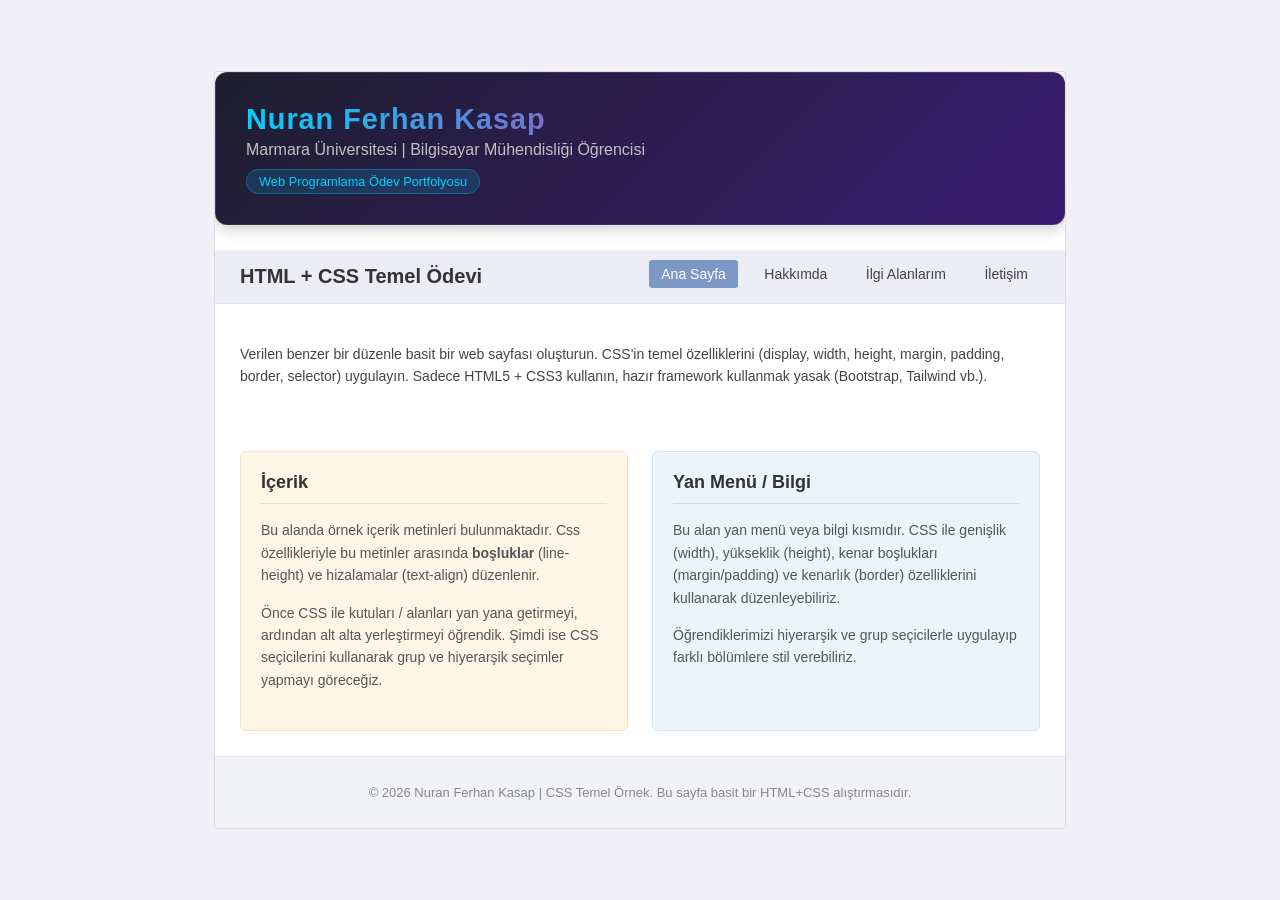
<file: hafta2.html>
<!DOCTYPE html>
<html lang="tr">
<head>
    <meta charset="UTF-8">
    <title>Web Programlama - Nuran Ferhan Kasap</title>
    <link rel="stylesheet" href="styles/style.css">
    <style>
        .user-profile-header {
            background: linear-gradient(135deg, #1e1e2f, #3a1c71);
            color: white;
            padding: 30px;
            border-radius: 12px;
            margin-bottom: 25px;
            display: flex;
            align-items: center;
            gap: 20px;
            border: 1px solid rgba(255, 255, 255, 0.1);
            box-shadow: 0 4px 15px rgba(0,0,0,0.2);
            font-family: 'Segoe UI', Tahoma, Geneva, Verdana, sans-serif;
        }

        .user-info h2 {
            margin: 0;
            font-size: 1.8rem;
            letter-spacing: 1px;
            background: linear-gradient(to right, #00d2ff, #9d50bb);
            -webkit-background-clip: text;
            -webkit-text-fill-color: transparent;
        }

        .user-info p {
            margin: 5px 0 0;
            opacity: 0.9;
            font-size: 1rem;
            color: #d1d1d1;
        }

        .status-badge {
            display: inline-block;
            background: rgba(0, 210, 255, 0.15);
            color: #00d2ff;
            padding: 4px 12px;
            border-radius: 20px;
            font-size: 0.8rem;
            margin-top: 10px;
            border: 1px solid rgba(0, 210, 255, 0.3);
        }

        .intro-text {
            margin-bottom: 25px; 
        }
    </style>
</head>
<body>

    <div class="page-wrapper">
        <div class="container">
            
            <div class="user-profile-header">
                <div class="user-info">
                    <h2>Nuran Ferhan Kasap</h2>
                    <p>Marmara Üniversitesi | Bilgisayar Mühendisliği Öğrencisi</p>
                    <div class="status-badge">Web Programlama Ödev Portfolyosu</div>
                </div>
            </div>

            <nav class="navbar">
                <h1 class="logo">HTML + CSS Temel Ödevi</h1>
                <ul class="nav-links">
                    <li><a href="index.html" class="active">Ana Sayfa</a></li>
                    <li><a href="about.html">Hakkımda</a></li>
                    <li><a href="interests.html">İlgi Alanlarım</a></li> 
                    <li><a href="contact.html">İletişim</a></li>
                </ul>
            </nav>

            <header class="intro-text">
                <p>Verilen benzer bir düzenle basit bir web sayfası oluşturun. CSS'in temel özelliklerini (<span>display</span>, <span>width</span>, <span>height</span>, <span>margin</span>, <span>padding</span>, <span>border</span>, selector) uygulayın. Sadece HTML5 + CSS3 kullanın, hazır framework kullanmak yasak (Bootstrap, Tailwind vb.).</p>
            </header>

            <main class="content-section">
                <article class="box box-yellow">
                    <h3>İçerik</h3>
                    <p>Bu alanda örnek içerik metinleri bulunmaktadır. Css özellikleriyle bu metinler arasında <strong>boşluklar</strong> (line-height) ve hizalamalar (text-align) düzenlenir.</p>
                    <p>Önce CSS ile kutuları / alanları yan yana getirmeyi, ardından alt alta yerleştirmeyi öğrendik. Şimdi ise CSS seçicilerini kullanarak grup ve hiyerarşik seçimler yapmayı göreceğiz.</p>
                </article>

                <aside class="box box-blue">
                    <h3>Yan Menü / Bilgi</h3>
                    <p>Bu alan yan menü veya bilgi kısmıdır. CSS ile genişlik (width), yükseklik (height), kenar boşlukları (margin/padding) ve kenarlık (border) özelliklerini kullanarak düzenleyebiliriz.</p>
                    <p>Öğrendiklerimizi hiyerarşik ve grup seçicilerle uygulayıp farklı bölümlere stil verebiliriz.</p>
                </aside>
            </main>

            <footer class="footer">
                <p>&copy; 2026 Nuran Ferhan Kasap | CSS Temel Örnek. Bu sayfa basit bir HTML+CSS alıştırmasıdır.</p>
            </footer>
        </div>
    </div>

</body>
</html>
</file>
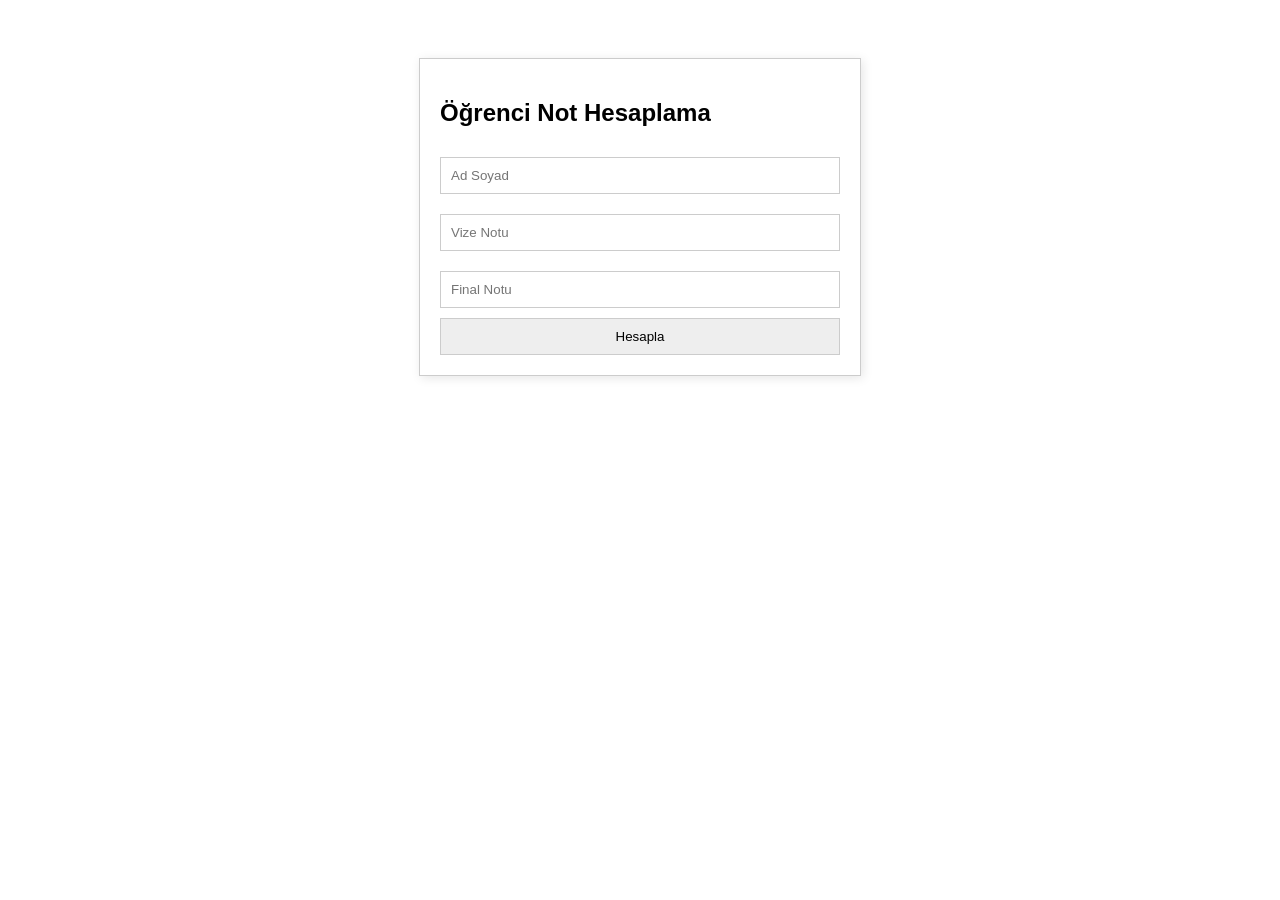
<file: hafta6-1.html>
<!DOCTYPE html>
<html lang="tr">
<head>
    <meta charset="UTF-8">
    <title>Öğrenci Not Hesaplama</title>
    <style>
        body { font-family: Arial, sans-serif; display: flex; flex-direction: column; align-items: center; padding-top: 50px; }
        .card { border: 1px solid #ccc; padding: 20px; width: 400px; box-shadow: 2px 2px 10px rgba(0,0,0,0.1); }
        input { width: 100%; padding: 10px; margin: 10px 0; border: 1px solid #ccc; box-sizing: border-box; }
        button { width: 100%; padding: 10px; background-color: #eee; cursor: pointer; border: 1px solid #ccc; }
        #result { margin-top: 20px; padding: 15px; background-color: #f0f0f0; display: none; }
    </style>
</head>
<body>
    <div class="card">
        <h2>Öğrenci Not Hesaplama</h2>
        <input type="text" id="name" placeholder="Ad Soyad">
        <input type="number" id="vize" placeholder="Vize Notu">
        <input type="number" id="final" placeholder="Final Notu">
        <button onclick="hesapla()">Hesapla</button>

        <div id="result">
            <h3 id="resName"></h3>
            <p>Ortalama: <span id="resOrt"></span></p>
            <p>Harf Notu: <span id="resHarf"></span></p>
            <p>Durum: <span id="resDurum"></span></p>
        </div>
    </div>

    <script>
        function hesapla() {
            let ad = document.getElementById('name').value;
            let vize = parseFloat(document.getElementById('vize').value);
            let final = parseFloat(document.getElementById('final').value);
            
            if(!ad || isNaN(vize) || isNaN(final)) { alert("Lütfen tüm alanları doldurun."); return; }

            let ortalama = (vize * 0.4) + (final * 0.6);
            let harf = "";
            if (ortalama >= 90) harf = "AA";
            else if (ortalama >= 80) harf = "BA";
            else if (ortalama >= 70) harf = "BB";
            else if (ortalama >= 60) harf = "CB";
            else if (ortalama >= 50) harf = "CC";
            else harf = "FF";

            let durum = ortalama >= 50 ? "Geçti" : "Kaldı";

            document.getElementById('resName').innerText = ad;
            document.getElementById('resOrt').innerText = ortalama.toFixed(2);
            document.getElementById('resHarf').innerText = harf;
            document.getElementById('resDurum').innerText = durum;
            document.getElementById('result').style.display = 'block';
        }
    </script>
</body>
</html>
</file>
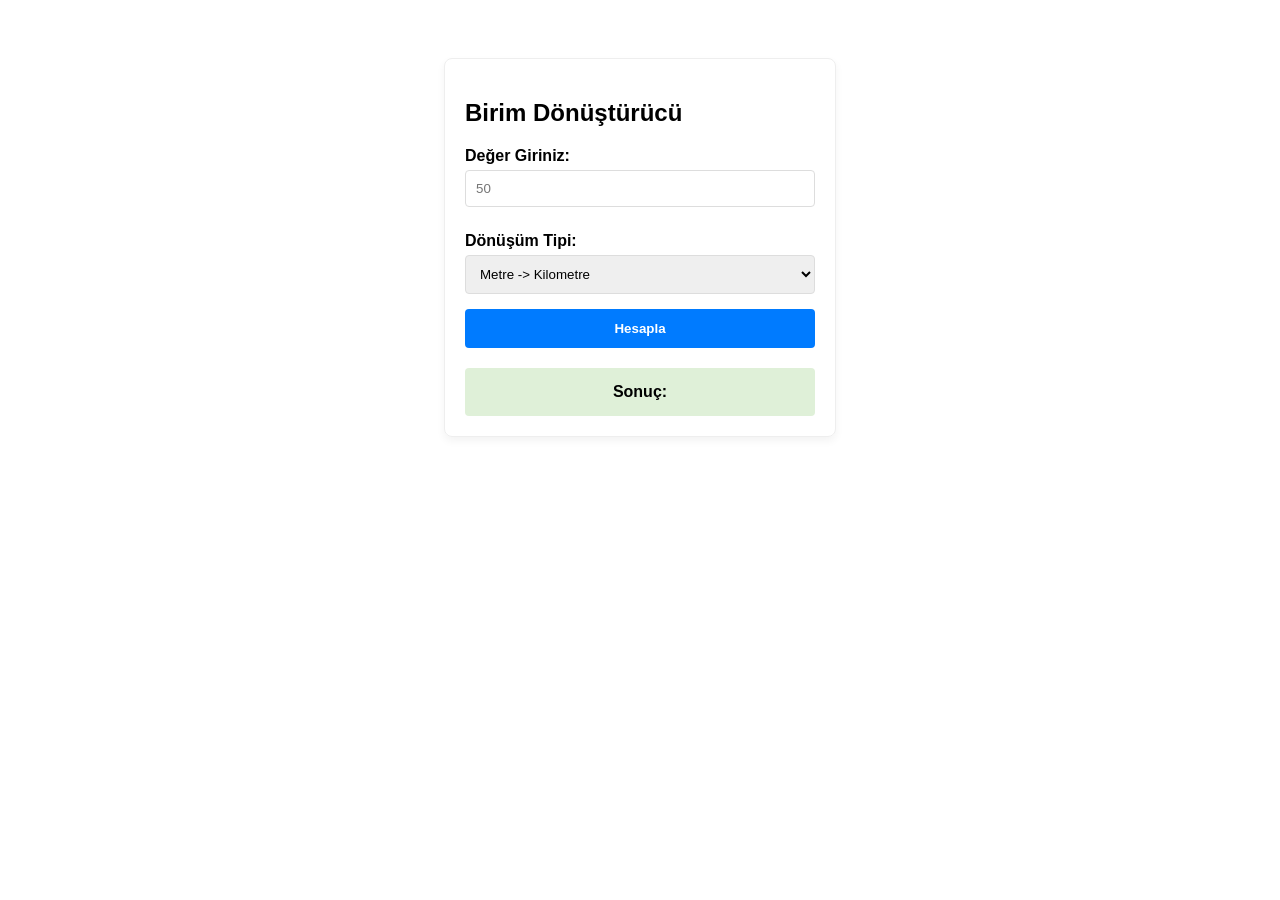
<file: hafta6-2.html>
<!DOCTYPE html>
<html lang="tr">
<head>
    <meta charset="UTF-8">
    <title>Birim Dönüştürücü</title>
    <style>
        body { font-family: Arial, sans-serif; display: flex; justify-content: center; padding-top: 50px; }
        .card { border: 1px solid #eee; border-radius: 8px; padding: 20px; width: 350px; box-shadow: 0 4px 8px rgba(0,0,0,0.05); }
        h2 { text-align: left; }
        label { display: block; margin-top: 10px; font-weight: bold; }
        input, select { width: 100%; padding: 10px; margin: 5px 0 15px; border: 1px solid #ddd; border-radius: 4px; box-sizing: border-box; }
        button { width: 100%; padding: 12px; background-color: #007bff; color: white; border: none; border-radius: 4px; cursor: pointer; font-weight: bold; }
        .result-box { margin-top: 20px; padding: 15px; background-color: #dff0d8; text-align: center; font-weight: bold; border-radius: 4px; }
    </style>
</head>
<body>
    <div class="card">
        <h2>Birim Dönüştürücü</h2>
        <label>Değer Giriniz:</label>
        <input type="number" id="inputValue" placeholder="50">
        
        <label>Dönüşüm Tipi:</label>
        <select id="type">
            <option value="m-km">Metre -> Kilometre</option>
            <option value="c-f">Celsius -> Fahrenheit</option>
            <option value="kg-gr">Kilogram -> Gram</option>
        </select>
        
        <button onclick="donustur()">Hesapla</button>
        <div class="result-box" id="resultArea">Sonuç: </div>
    </div>

    <script>
        function donustur() {
            let val = parseFloat(document.getElementById('inputValue').value);
            let type = document.getElementById('type').value;
            let res = 0;

            if(isNaN(val)) { alert("Lütfen bir sayı girin."); return; }

            if(type === "m-km") {
                res = val / 1000;
            } else if(type === "c-f") {
                res = (val * 9/5) + 32;
            } else if(type === "kg-gr") {
                res = val * 1000;
            }

            document.getElementById('resultArea').innerText = "Sonuç: " + res.toLocaleString('tr-TR');
        }
    </script>
</body>
</html>
</file>
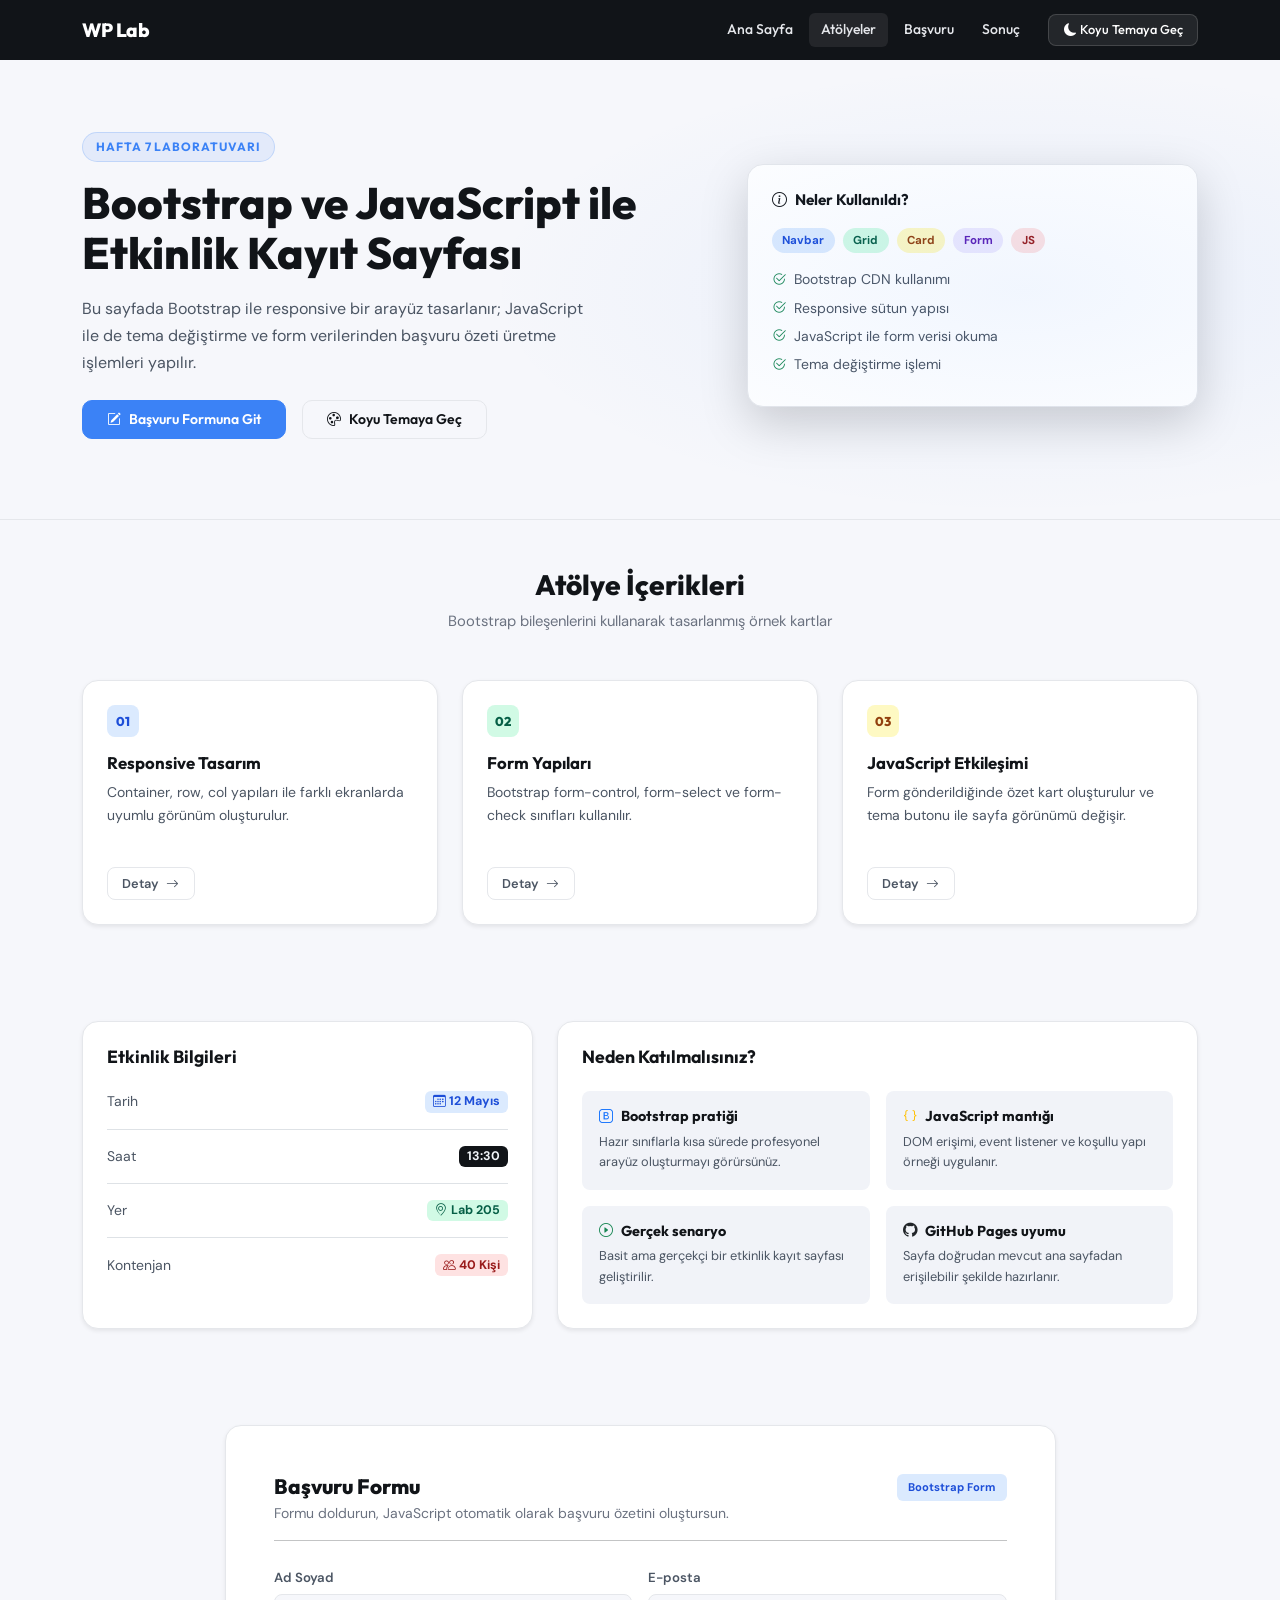
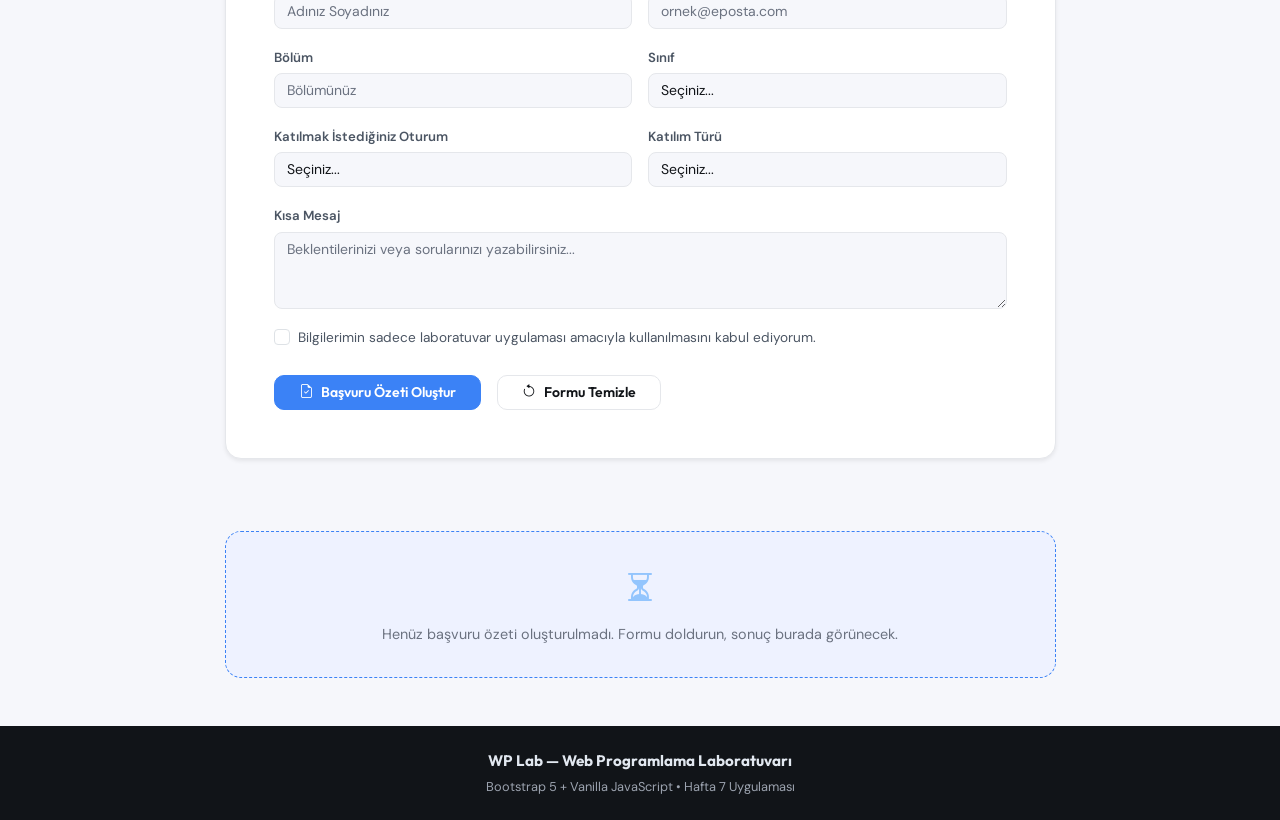
<file: hafta7.html>
<!DOCTYPE html>
<html lang="tr" data-theme="light">
<head>
  <meta charset="UTF-8" />
  <meta name="viewport" content="width=device-width, initial-scale=1.0" />
  <title>Hafta 7 – Etkinlik Kayıt Sayfası</title>

  <link rel="stylesheet" href="https://cdn.jsdelivr.net/npm/bootstrap@5.3.3/dist/css/bootstrap.min.css" />

  <link rel="stylesheet" href="https://cdn.jsdelivr.net/npm/bootstrap-icons@1.11.3/font/bootstrap-icons.min.css" />

  <link rel="preconnect" href="https://fonts.googleapis.com" />
  <link rel="preconnect" href="https://fonts.gstatic.com" crossorigin />
  <link href="https://fonts.googleapis.com/css2?family=Outfit:wght@400;500;600;700;800&family=DM+Sans:ital,wght@0,300;0,400;0,500;1,300&display=swap" rel="stylesheet" />

  <link rel="stylesheet" href="styles/hafta7.css?v=2" />
</head>
<body>

<nav class="navbar navbar-expand-lg sticky-top" id="mainNav">
  <div class="container">
    <a class="navbar-brand fw-800" href="index.html">WP Lab</a>
    <button class="navbar-toggler" type="button" data-bs-toggle="collapse" data-bs-target="#navMenu">
      <span class="navbar-toggler-icon"></span>
    </button>
    <div class="collapse navbar-collapse" id="navMenu">
      <ul class="navbar-nav ms-auto align-items-lg-center gap-lg-1">
        <li class="nav-item"><a class="nav-link" href="index.html">Ana Sayfa</a></li>
        <li class="nav-item"><a class="nav-link active" href="#">Atölyeler</a></li>
        <li class="nav-item"><a class="nav-link" href="#form-section">Başvuru</a></li>
        <li class="nav-item"><a class="nav-link" href="#footer">Sonuç</a></li>
      </ul>
      <button class="btn btn-theme ms-lg-3 mt-2 mt-lg-0" id="themeToggle">
        <i class="bi bi-moon-fill" id="themeIcon"></i>
        <span id="themeLabel">Koyu Temaya Geç</span>
      </button>
    </div>
  </div>
</nav>

<section class="hero-section">
  <div class="container">
    <div class="row align-items-center gy-5">
      <div class="col-lg-7">
        <span class="badge-week">Hafta 7 Laboratuvarı</span>
        <h1 class="hero-title">Bootstrap ve JavaScript ile<br/>Etkinlik Kayıt Sayfası</h1>
        <p class="hero-desc">Bu sayfada Bootstrap ile responsive bir arayüz tasarlanır; JavaScript ile de tema değiştirme ve form verilerinden başvuru özeti üretme işlemleri yapılır.</p>
        <div class="d-flex flex-wrap gap-3 mt-4">
          <a href="#form-section" class="btn btn-primary-custom px-4 py-2">
            <i class="bi bi-pencil-square me-2"></i>Başvuru Formuna Git
          </a>
          <button class="btn btn-outline-custom px-4 py-2" id="heroThemeBtn">
            <i class="bi bi-palette me-2"></i>Koyu Temaya Geç
          </button>
        </div>
      </div>
      <div class="col-lg-5">
        <div class="info-card-hero shadow-lg rounded-4 p-4">
          <p class="info-card-title mb-3"><i class="bi bi-info-circle me-2"></i>Neler Kullanıldı?</p>
          <div class="d-flex flex-wrap gap-2 mb-3">
            <span class="tech-badge badge-node">Navbar</span>
            <span class="tech-badge badge-css">Grid</span>
            <span class="tech-badge badge-js">Card</span>
            <span class="tech-badge badge-form">Form</span>
            <span class="tech-badge badge-js2">JS</span>
          </div>
          <ul class="info-list list-unstyled mb-0">
            <li><i class="bi bi-check2-circle text-success me-2"></i>Bootstrap CDN kullanımı</li>
            <li><i class="bi bi-check2-circle text-success me-2"></i>Responsive sütun yapısı</li>
            <li><i class="bi bi-check2-circle text-success me-2"></i>JavaScript ile form verisi okuma</li>
            <li><i class="bi bi-check2-circle text-success me-2"></i>Tema değiştirme işlemi</li>
          </ul>
        </div>
      </div>
    </div>
  </div>
</section>

<section class="section-cards py-5">
  <div class="container">
    <div class="text-center mb-5">
      <h2 class="section-title">Atölye İçerikleri</h2>
      <p class="section-subtitle">Bootstrap bileşenlerini kullanarak tasarlanmış örnek kartlar</p>
    </div>
    <div class="row g-4">

      <div class="col-md-4">
        <div class="card h-100 card-custom shadow-sm rounded-4">
          <div class="card-body p-4">
            <span class="card-number card-num-blue">01</span>
            <h5 class="card-title-custom mt-3">Responsive Tasarım</h5>
            <p class="card-text-custom">Container, row, col yapıları ile farklı ekranlarda uyumlu görünüm oluşturulur.</p>
          </div>
          <div class="card-footer bg-transparent border-0 p-4 pt-0">
            <button class="btn btn-detail">Detay <i class="bi bi-arrow-right ms-1"></i></button>
          </div>
        </div>
      </div>
      <div class="col-md-4">
        <div class="card h-100 card-custom shadow-sm rounded-4">
          <div class="card-body p-4">
            <span class="card-number card-num-green">02</span>
            <h5 class="card-title-custom mt-3">Form Yapıları</h5>
            <p class="card-text-custom">Bootstrap form-control, form-select ve form-check sınıfları kullanılır.</p>
          </div>
          <div class="card-footer bg-transparent border-0 p-4 pt-0">
            <button class="btn btn-detail">Detay <i class="bi bi-arrow-right ms-1"></i></button>
          </div>
        </div>
      </div>
      <div class="col-md-4">
        <div class="card h-100 card-custom shadow-sm rounded-4">
          <div class="card-body p-4">
            <span class="card-number card-num-yellow">03</span>
            <h5 class="card-title-custom mt-3">JavaScript Etkileşimi</h5>
            <p class="card-text-custom">Form gönderildiğinde özet kart oluşturulur ve tema butonu ile sayfa görünümü değişir.</p>
          </div>
          <div class="card-footer bg-transparent border-0 p-4 pt-0">
            <button class="btn btn-detail">Detay <i class="bi bi-arrow-right ms-1"></i></button>
          </div>
        </div>
      </div>
    </div>
  </div>
</section>

<section class="section-info py-5">
  <div class="container">
    <div class="row g-4">
      <div class="col-lg-5">
        <div class="info-block rounded-4 p-4 shadow-sm h-100">
          <h4 class="info-block-title mb-4">Etkinlik Bilgileri</h4>
          <div class="d-flex justify-content-between align-items-center border-bottom pb-3 mb-3">
            <span class="info-label">Tarih</span>
            <span class="badge badge-date"><i class="bi bi-calendar3 me-1"></i>12 Mayıs</span>
          </div>
          <div class="d-flex justify-content-between align-items-center border-bottom pb-3 mb-3">
            <span class="info-label">Saat</span>
            <span class="badge badge-time">13:30</span>
          </div>
          <div class="d-flex justify-content-between align-items-center border-bottom pb-3 mb-3">
            <span class="info-label">Yer</span>
            <span class="badge badge-place"><i class="bi bi-geo-alt me-1"></i>Lab 205</span>
          </div>
          <div class="d-flex justify-content-between align-items-center">
            <span class="info-label">Kontenjan</span>
            <span class="badge badge-quota"><i class="bi bi-people me-1"></i>40 Kişi</span>
          </div>
        </div>
      </div>

      <div class="col-lg-7">
        <div class="info-block rounded-4 p-4 shadow-sm h-100">
          <h4 class="info-block-title mb-4">Neden Katılmalısınız?</h4>
          <div class="row g-3">
            <div class="col-sm-6">
              <div class="why-card rounded-3 p-3">
                <h6 class="why-title"><i class="bi bi-bootstrap me-2 text-primary"></i>Bootstrap pratiği</h6>
                <p class="why-text mb-0">Hazır sınıflarla kısa sürede profesyonel arayüz oluşturmayı görürsünüz.</p>
              </div>
            </div>
            <div class="col-sm-6">
              <div class="why-card rounded-3 p-3">
                <h6 class="why-title"><i class="bi bi-braces me-2 text-warning"></i>JavaScript mantığı</h6>
                <p class="why-text mb-0">DOM erişimi, event listener ve koşullu yapı örneği uygulanır.</p>
              </div>
            </div>
            <div class="col-sm-6">
              <div class="why-card rounded-3 p-3">
                <h6 class="why-title"><i class="bi bi-play-circle me-2 text-success"></i>Gerçek senaryo</h6>
                <p class="why-text mb-0">Basit ama gerçekçi bir etkinlik kayıt sayfası geliştirilir.</p>
              </div>
            </div>
            <div class="col-sm-6">
              <div class="why-card rounded-3 p-3">
                <h6 class="why-title"><i class="bi bi-github me-2 text-dark"></i>GitHub Pages uyumu</h6>
                <p class="why-text mb-0">Sayfa doğrudan mevcut ana sayfadan erişilebilir şekilde hazırlanır.</p>
              </div>
            </div>
          </div>
        </div>
      </div>
    </div>
  </div>
</section>

<section class="section-form py-5" id="form-section">
  <div class="container">
    <div class="row justify-content-center">
      <div class="col-lg-9">
        <div class="form-card rounded-4 shadow-sm p-4 p-md-5">
          <div class="d-flex justify-content-between align-items-start flex-wrap gap-3 mb-2">
            <div>
              <h3 class="form-card-title">Başvuru Formu</h3>
              <p class="form-card-desc mb-0">Formu doldurun, JavaScript otomatik olarak başvuru özetini oluştursun.</p>
            </div>
            <span class="badge-form-tag">Bootstrap Form</span>
          </div>
          <hr class="mt-3 mb-4" />

          <form id="applicationForm" novalidate>
            <div class="row g-3">
              <div class="col-md-6">
                <label class="form-label">Ad Soyad</label>
                <input type="text" class="form-control" id="fullName" placeholder="Adınız Soyadınız" />
              </div>
              <div class="col-md-6">
                <label class="form-label">E-posta</label>
                <input type="email" class="form-control" id="email" placeholder="ornek@eposta.com" />
              </div>
              <div class="col-md-6">
                <label class="form-label">Bölüm</label>
                <input type="text" class="form-control" id="department" placeholder="Bölümünüz" />
              </div>
              <div class="col-md-6">
                <label class="form-label">Sınıf</label>
                <select class="form-select" id="classYear">
                  <option value="">Seçiniz...</option>
                  <option>1. Sınıf</option>
                  <option>2. Sınıf</option>
                  <option>3. Sınıf</option>
                  <option>4. Sınıf</option>
                </select>
              </div>
              <div class="col-md-6">
                <label class="form-label">Katılmak İstediğiniz Oturum</label>
                <select class="form-select" id="session">
                  <option value="">Seçiniz...</option>
                  <option>Bootstrap + JS Projesi</option>
                  <option>Sadece Bootstrap</option>
                  <option>Sadece JavaScript</option>
                </select>
              </div>
              <div class="col-md-6">
                <label class="form-label">Katılım Türü</label>
                <select class="form-select" id="attendanceType">
                  <option value="">Seçiniz...</option>
                  <option>Yüz yüze</option>
                  <option>Çevrimiçi</option>
                </select>
              </div>
              <div class="col-12">
                <label class="form-label">Kısa Mesaj</label>
                <textarea class="form-control" id="message" rows="3" placeholder="Beklentilerinizi veya sorularınızı yazabilirsiniz..."></textarea>
              </div>
              <div class="col-12">
                <div class="form-check">
                  <input class="form-check-input" type="checkbox" id="consent" />
                  <label class="form-check-label" for="consent">
                    Bilgilerimin sadece laboratuvar uygulaması amacıyla kullanılmasını kabul ediyorum.
                  </label>
                </div>
              </div>
            </div>

            <div class="d-flex gap-3 mt-4">
              <button type="submit" class="btn btn-primary-custom px-4">
                <i class="bi bi-file-earmark-check me-2"></i>Başvuru Özeti Oluştur
              </button>
              <button type="button" class="btn btn-outline-form px-4" id="resetBtn">
                <i class="bi bi-arrow-counterclockwise me-2"></i>Formu Temizle
              </button>
            </div>
          </form>
        </div>
      </div>
    </div>
  </div>
</section>

<section class="py-4" id="result-section">
  <div class="container">
    <div class="row justify-content-center">
      <div class="col-lg-9">
        <div id="resultArea" class="result-placeholder rounded-4 p-4 text-center">
          <i class="bi bi-hourglass-split result-icon"></i>
          <p class="mb-0">Henüz başvuru özeti oluşturulmadı. Formu doldurun, sonuç burada görünecek.</p>
        </div>
      </div>
    </div>
  </div>
</section>

<footer class="footer-section py-4 mt-4" id="footer">
  <div class="container text-center">
    <p class="mb-1 footer-brand">WP Lab &mdash; Web Programlama Laboratuvarı</p>
    <p class="mb-0 footer-sub">Bootstrap 5 + Vanilla JavaScript &bull; Hafta 7 Uygulaması</p>
  </div>
</footer>

<script src="https://cdn.jsdelivr.net/npm/bootstrap@5.3.3/dist/js/bootstrap.bundle.min.js"></script>
<script src="scripts/hafta7.js"></script>
</body>
</html>
</file>
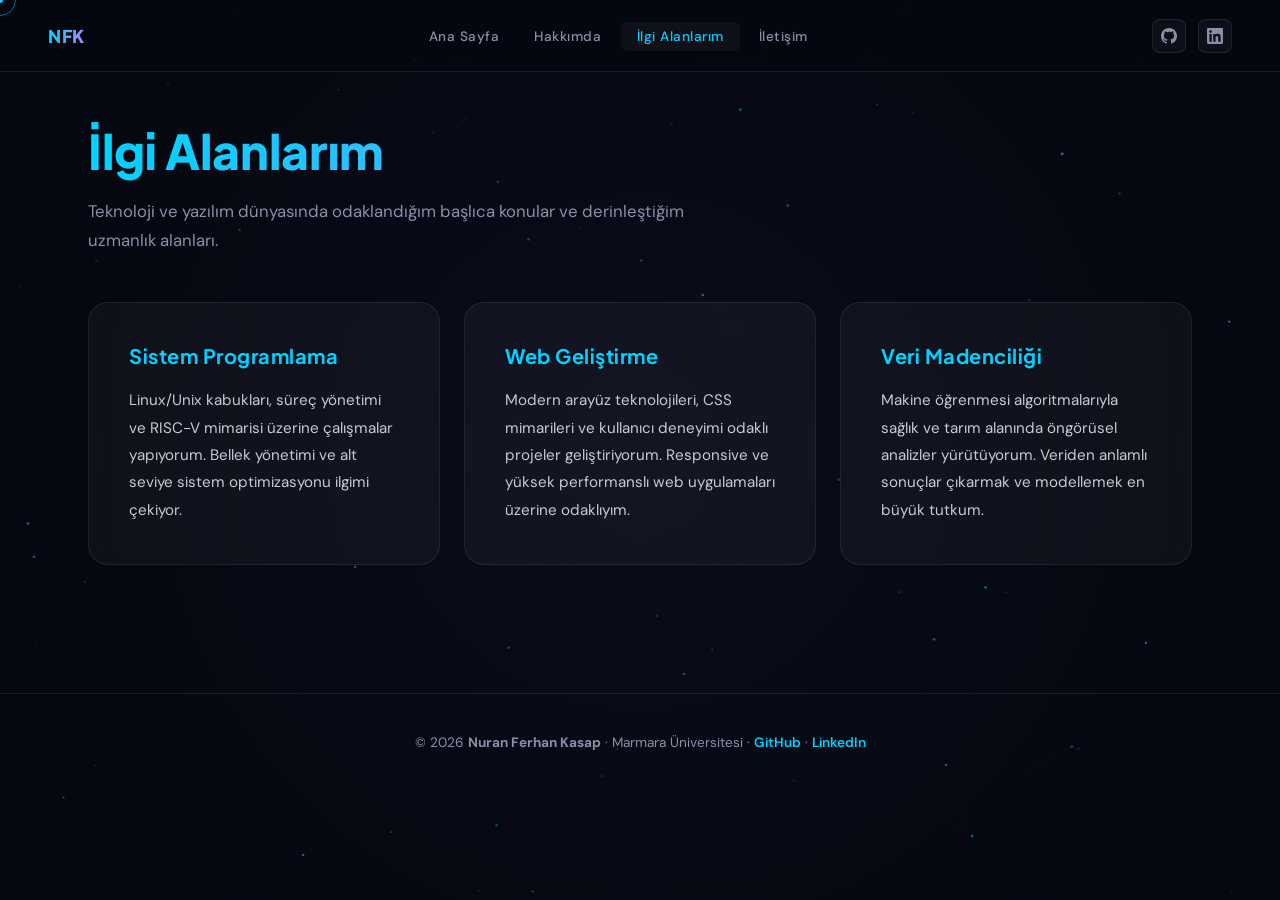
<file: interests.html>
<!DOCTYPE html>
<html lang="tr">
<head>
    <meta charset="UTF-8">
    <meta name="viewport" content="width=device-width, initial-scale=1.0">
    <title>İlgi Alanlarım | NFK</title>
    <link href="https://fonts.googleapis.com/css2?family=Plus+Jakarta+Sans:wght@400;600;700;800&family=DM+Sans:ital,wght@0,300;0,400;0,500;1,300&display=swap" rel="stylesheet">
    <style>
        :root {
            --bg: #050810;
            --accent-blue: #00d2ff;
            --accent-purple: #7b5ea7;
            --text: #f0f0f0;
            --muted: #8a8fa8;
            --glass: rgba(255,255,255,0.04);
            --glass-border: rgba(255,255,255,0.08);
        }

        *, *::before, *::after { box-sizing: border-box; margin: 0; padding: 0; }
        html { scroll-behavior: smooth; }

        body {
            background: var(--bg);
            color: var(--text);
            font-family: 'DM Sans', sans-serif;
            min-height: 100vh;
            overflow-x: hidden;
        }

        #bg-canvas {
            position: fixed;
            inset: 0;
            z-index: 0;
            pointer-events: none;
        }

        .cursor-dot {
            width: 6px; height: 6px;
            background: var(--accent-blue);
            border-radius: 50%;
            position: fixed;
            top: 0; left: 0;
            pointer-events: none;
            z-index: 9999;
            transform: translate(-50%,-50%);
            transition: transform 0.05s;
        }
        .cursor-ring {
            width: 32px; height: 32px;
            border: 1.5px solid rgba(0,210,255,0.5);
            border-radius: 50%;
            position: fixed;
            top: 0; left: 0;
            pointer-events: none;
            z-index: 9998;
            transform: translate(-50%,-50%);
            transition: all 0.15s ease;
        }

        nav {
            position: fixed;
            top: 0; left: 0; right: 0;
            z-index: 1000;
            padding: 0 3rem;
            height: 72px;
            display: flex;
            align-items: center;
            justify-content: space-between;
            background: rgba(5,8,16,0.7);
            backdrop-filter: blur(20px);
            border-bottom: 1px solid var(--glass-border);
        }

        .nav-logo {
            font-family: 'Plus Jakarta Sans', sans-serif;
            font-weight: 800;
            font-size: 1.1rem;
            background: linear-gradient(90deg, var(--accent-blue), #a78bfa);
            -webkit-background-clip: text;
            -webkit-text-fill-color: transparent;
            letter-spacing: 0.5px;
            text-decoration: none;
        }

        nav ul {
            list-style: none;
            display: flex;
            gap: 0.2rem;
        }

        nav ul li a {
            color: var(--muted);
            text-decoration: none;
            padding: 0.4rem 1rem;
            font-size: 0.85rem;
            font-weight: 500;
            letter-spacing: 0.5px;
            border-radius: 6px;
            transition: all 0.25s;
        }

        nav ul li a:hover, nav ul li a.active {
            color: var(--text);
            background: var(--glass);
        }

        nav ul li a.active { color: var(--accent-blue); }

        .nav-socials {
            display: flex;
            gap: 0.75rem;
            align-items: center;
        }

        .nav-social-link {
            width: 34px; height: 34px;
            border-radius: 8px;
            border: 1px solid var(--glass-border);
            display: flex; align-items: center; justify-content: center;
            color: var(--muted);
            text-decoration: none;
            transition: all 0.25s;
            background: var(--glass);
        }

        .nav-social-link:hover {
            border-color: rgba(0,210,255,0.4);
            color: var(--accent-blue);
            box-shadow: 0 0 15px rgba(0,210,255,0.15);
        }

        .nav-social-link svg { width: 16px; height: 16px; fill: currentColor; }

        main {
            position: relative;
            z-index: 1;
            max-width: 1200px;
            margin: 0 auto;
            padding: 120px 3rem 5rem;
            animation: fadeUp 0.9s ease both;
        }

        @keyframes fadeUp {
            from { opacity:0; transform: translateY(30px); }
            to   { opacity:1; transform: translateY(0); }
        }

        .header h1 {
            font-family: 'Plus Jakarta Sans', sans-serif;
            font-weight: 800;
            font-size: clamp(2rem, 5vw, 3rem);
            margin-bottom: 1rem;
            background: linear-gradient(90deg, var(--accent-blue), #a78bfa);
            -webkit-background-clip: text;
            -webkit-text-fill-color: transparent;
        }

        .header p {
            color: var(--muted);
            font-size: 1.05rem;
            margin-bottom: 3rem;
            max-width: 600px;
            line-height: 1.7;
        }

        .interests-grid {
            display: grid;
            grid-template-columns: repeat(auto-fit, minmax(300px, 1fr));
            gap: 1.5rem;
        }

        .interest-card {
            background: var(--glass);
            border: 1px solid var(--glass-border);
            padding: 2.5rem;
            border-radius: 20px;
            transition: all 0.3s ease;
            position: relative;
            overflow: hidden;
            backdrop-filter: blur(10px);
        }

        .interest-card::before {
            content: '';
            position: absolute;
            inset: 0;
            background: linear-gradient(135deg, rgba(0,210,255,0.05), transparent);
            opacity: 0;
            transition: opacity 0.3s;
        }

        .interest-card:hover {
            transform: translateY(-8px);
            border-color: rgba(0,210,255,0.3);
            box-shadow: 0 20px 40px rgba(0,0,0,0.3);
        }

        .interest-card:hover::before { opacity: 1; }

        .interest-card h3 {
            font-family: 'Plus Jakarta Sans', sans-serif;
            color: var(--accent-blue);
            margin-bottom: 1.2rem;
            font-size: 1.25rem;
            font-weight: 700;
            letter-spacing: 0.5px;
        }

        .interest-card p {
            color: #c8cad6;
            font-size: 0.95rem;
            line-height: 1.8;
        }

        footer {
            position: relative;
            z-index: 1;
            text-align: center;
            padding: 2.5rem;
            color: var(--muted);
            font-size: 0.85rem;
            border-top: 1px solid var(--glass-border);
            margin-top: 3rem;
        }

        footer a { color: var(--accent-blue); text-decoration: none; font-weight: 600; }

        @media (max-width: 768px) {
            nav { padding: 0 1.2rem; }
            .nav-socials { display: none; }
            main { padding: 100px 1.5rem 3rem; }
        }
    </style>
</head>
<body>

<canvas id="bg-canvas"></canvas>
<div class="cursor-dot" id="cursorDot"></div>
<div class="cursor-ring" id="cursorRing"></div>

<nav>
    <a href="index.html" class="nav-logo">NFK</a>

    <ul>
        <li><a href="index.html">Ana Sayfa</a></li>
        <li><a href="about.html">Hakkımda</a></li>
        <li><a href="interests.html" class="active">İlgi Alanlarım</a></li>
        <li><a href="contact1.html">İletişim</a></li>
    </ul>

    <div class="nav-socials">
        <a href="https://github.com/nuranferhan" target="_blank" class="nav-social-link" title="GitHub">
            <svg viewBox="0 0 24 24"><path d="M12 0C5.37 0 0 5.37 0 12c0 5.3 3.44 9.8 8.21 11.39.6.11.82-.26.82-.58v-2.04c-3.34.72-4.04-1.61-4.04-1.61-.55-1.39-1.34-1.76-1.34-1.76-1.09-.74.08-.73.08-.73 1.2.09 1.84 1.24 1.84 1.24 1.07 1.83 2.81 1.3 3.5 1 .11-.78.42-1.3.76-1.6-2.67-.3-5.47-1.33-5.47-5.93 0-1.31.47-2.38 1.24-3.22-.13-.3-.54-1.52.12-3.18 0 0 1.01-.32 3.3 1.23a11.5 11.5 0 0 1 3-.4c1.02 0 2.04.13 3 .4 2.28-1.55 3.29-1.23 3.29-1.23.66 1.66.25 2.88.12 3.18.77.84 1.24 1.91 1.24 3.22 0 4.61-2.81 5.63-5.48 5.92.43.37.81 1.1.81 2.22v3.29c0 .32.22.7.83.58C20.57 21.8 24 17.3 24 12 24 5.37 18.63 0 12 0z"/></svg>
        </a>
        <a href="https://www.linkedin.com/in/nuran-ferhan/" target="_blank" class="nav-social-link" title="LinkedIn">
            <svg viewBox="0 0 24 24"><path d="M20.45 20.45h-3.56v-5.57c0-1.33-.03-3.04-1.85-3.04-1.85 0-2.13 1.45-2.13 2.94v5.67H9.35V9h3.41v1.56h.05c.48-.9 1.64-1.85 3.37-1.85 3.6 0 4.27 2.37 4.27 5.45v6.29zM5.34 7.43a2.07 2.07 0 1 1 0-4.14 2.07 2.07 0 0 1 0 4.14zM7.12 20.45H3.56V9h3.56v11.45zM22.23 0H1.77C.79 0 0 .77 0 1.72v20.56C0 23.23.79 24 1.77 24h20.46C23.2 24 24 23.23 24 22.28V1.72C24 .77 23.2 0 22.23 0z"/></svg>
        </a>
    </div>
</nav>

<main>
    <section class="header">
        <h1>İlgi Alanlarım</h1>
        <p>Teknoloji ve yazılım dünyasında odaklandığım başlıca konular ve derinleştiğim uzmanlık alanları.</p>
    </section>

    <section class="interests-grid">
        <div class="interest-card">
            <h3>Sistem Programlama</h3>
            <p>Linux/Unix kabukları, süreç yönetimi ve RISC-V mimarisi üzerine çalışmalar yapıyorum. Bellek yönetimi ve alt seviye sistem optimizasyonu ilgimi çekiyor.</p>
        </div>
        <div class="interest-card">
            <h3>Web Geliştirme</h3>
            <p>Modern arayüz teknolojileri, CSS mimarileri ve kullanıcı deneyimi odaklı projeler geliştiriyorum. Responsive ve yüksek performanslı web uygulamaları üzerine odaklıyım.</p>
        </div>
        <div class="interest-card">
            <h3>Veri Madenciliği</h3>
            <p>Makine öğrenmesi algoritmalarıyla sağlık ve tarım alanında öngörüsel analizler yürütüyorum. Veriden anlamlı sonuçlar çıkarmak ve modellemek en büyük tutkum.</p>
        </div>
    </section>
</main>

<footer>
    <p>&copy; 2026 <strong>Nuran Ferhan Kasap</strong> · Marmara Üniversitesi · <a href="https://github.com/nuranferhan" target="_blank">GitHub</a> · <a href="https://www.linkedin.com/in/nuran-ferhan/" target="_blank">LinkedIn</a></p>
</footer>

<script>
const canvas = document.getElementById('bg-canvas');
const ctx = canvas.getContext('2d');
let W, H, particles = [];

function resize() {
    W = canvas.width = window.innerWidth;
    H = canvas.height = window.innerHeight;
}
resize();
window.addEventListener('resize', resize);

class Particle {
    constructor() { this.reset(); }
    reset() {
        this.x = Math.random() * W;
        this.y = Math.random() * H;
        this.r = Math.random() * 1.2 + 0.3;
        this.alpha = Math.random() * 0.5 + 0.1;
        this.vx = (Math.random() - 0.5) * 0.2;
        this.vy = (Math.random() - 0.5) * 0.2;
        this.color = Math.random() > 0.5 ? '0,210,255' : '167,139,250';
    }
    update() {
        this.x += this.vx; this.y += this.vy;
        if (this.x < 0 || this.x > W || this.y < 0 || this.y > H) this.reset();
    }
    draw() {
        ctx.beginPath();
        ctx.arc(this.x, this.y, this.r, 0, Math.PI*2);
        ctx.fillStyle = `rgba(${this.color},${this.alpha})`;
        ctx.fill();
    }
}

for (let i = 0; i < 100; i++) particles.push(new Particle());

function drawConnections() {
    for (let i = 0; i < particles.length; i++) {
        for (let j = i+1; j < particles.length; j++) {
            const dx = particles[i].x - particles[j].x;
            const dy = particles[i].y - particles[j].y;
            const d = Math.sqrt(dx*dx+dy*dy);
            if (d < 100) {
                ctx.beginPath();
                ctx.moveTo(particles[i].x, particles[i].y);
                ctx.lineTo(particles[j].x, particles[j].y);
                ctx.strokeStyle = `rgba(0,210,255,${0.06*(1-d/100)})`;
                ctx.lineWidth = 0.5;
                ctx.stroke();
            }
        }
    }
}

function animate() {
    ctx.clearRect(0,0,W,H);
    const g = ctx.createRadialGradient(W/2,H/2,0,W/2,H/2,W*0.8);
    g.addColorStop(0,'rgba(48,43,99,0.15)');
    g.addColorStop(1,'transparent');
    ctx.fillStyle = g;
    ctx.fillRect(0,0,W,H);
    drawConnections();
    particles.forEach(p => { p.update(); p.draw(); });
    requestAnimationFrame(animate);
}
animate();

const dot = document.getElementById('cursorDot');
const ring = document.getElementById('cursorRing');
let mx=0, my=0, rx=0, ry=0;
document.addEventListener('mousemove', e => { mx=e.clientX; my=e.clientY; });

(function moveCursor(){
    rx += (mx-rx)*0.12; ry += (my-ry)*0.12;
    dot.style.left = mx+'px'; dot.style.top = my+'px';
    ring.style.left = rx+'px'; ring.style.top= ry+'px';
    requestAnimationFrame(moveCursor);
})();

document.querySelectorAll('a, .interest-card').forEach(el => {
    el.addEventListener('mouseenter', () => { ring.style.transform='translate(-50%,-50%) scale(1.6)'; ring.style.opacity='0.5'; });
    el.addEventListener('mouseleave', () => { ring.style.transform='translate(-50%,-50%) scale(1)'; ring.style.opacity='1'; });
});

window.addEventListener('scroll', () => {
    const nav = document.querySelector('nav');
    nav.style.background = window.scrollY > 20 ? 'rgba(5,8,16,0.92)' : 'rgba(5,8,16,0.7)';
});
</script>
</body>
</html>
</file>
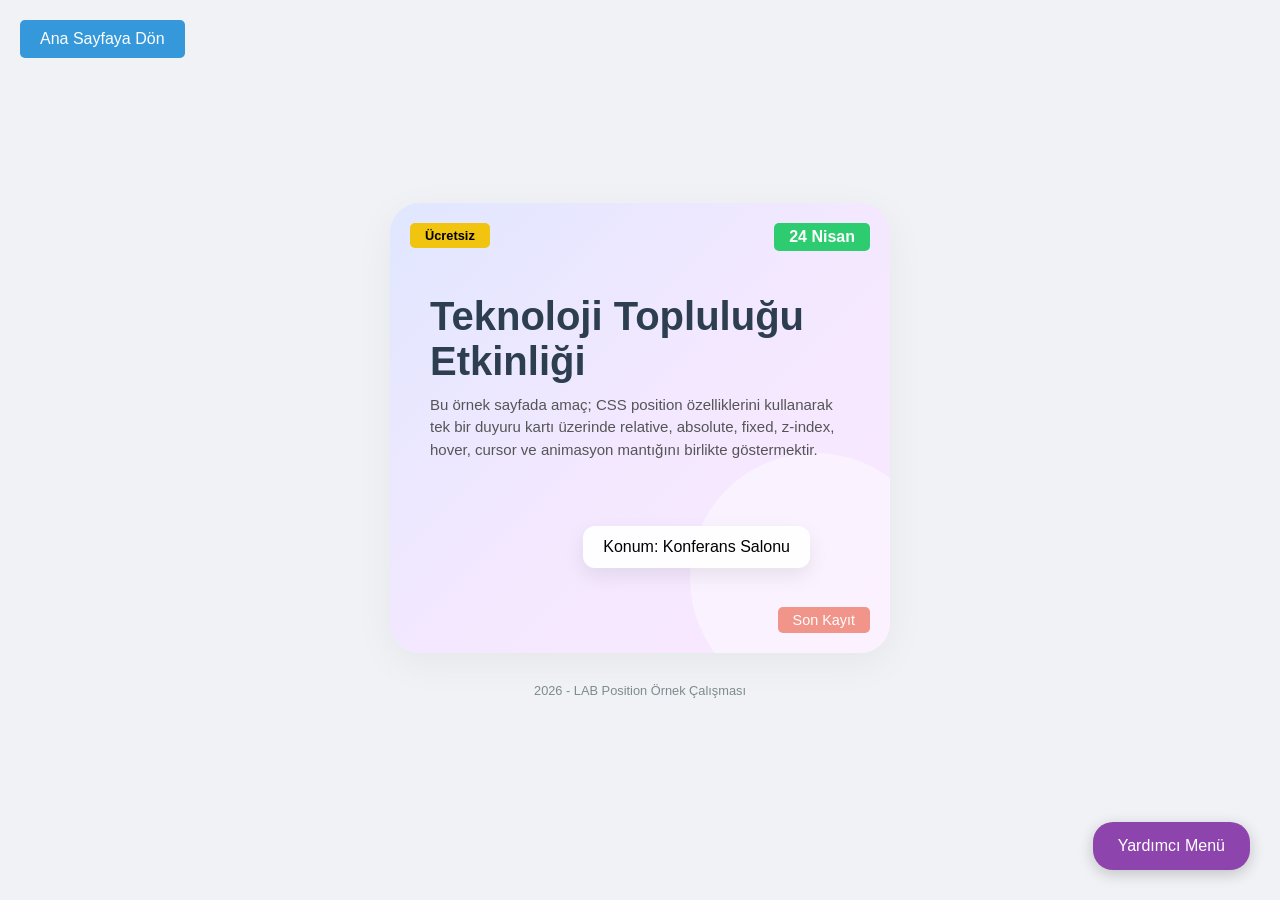
<file: lab-position.html>
<!DOCTYPE html>
<html lang="tr">
<head>
    <meta charset="UTF-8">
    <meta name="viewport" content="width=device-width, initial-scale=1.0">
    <title>LAB: CSS Position Duyuru Kartı</title>
    <style>
        * {
            margin: 0;
            padding: 0;
            box-sizing: border-box;
            font-family: 'Segoe UI', Tahoma, Geneva, Verdana, sans-serif;
        }

        body {
            background-color: #f0f2f5;
            display: flex;
            flex-direction: column;
            align-items: center;
            justify-content: center;
            min-height: 100vh;
            padding: 20px;
        }

        .fixed-back-btn {
            position: fixed;
            top: 20px;
            left: 20px;
            padding: 10px 20px;
            background-color: #3498db;
            color: white;
            text-decoration: none;
            border-radius: 5px;
            z-index: 1000;
            transition: transform 0.3s ease;
            cursor: pointer;
        }
        .fixed-back-btn:hover {
            background-color: #2980b9;
            transform: scale(1.05);
            cursor: alias; 
        }

        .fixed-help-menu {
            position: fixed;
            bottom: 30px;
            right: 30px;
            background-color: #8e44ad;
            color: white;
            padding: 15px 25px;
            border-radius: 20px;
            box-shadow: 0 4px 15px rgba(0,0,0,0.2);
            z-index: 999;
            cursor: help; 
            animation: pulse 2s infinite; 
        }

        @keyframes pulse {
            0% { transform: scale(1); }
            50% { transform: scale(1.05); }
            100% { transform: scale(1); }
        }

        .card-container {
            position: relative;
            width: 500px;
            height: 450px;
            background: linear-gradient(135deg, #e0e7ff 0%, #f3e8ff 50%, #fae8ff 100%);
            border-radius: 30px; 
            padding: 40px;
            box-shadow: 0 10px 40px rgba(0,0,0,0.05);
            overflow: hidden;
            display: flex;
            flex-direction: column;
            justify-content: center;
        }

        .card-container h1 {
            font-size: 2.5em;
            margin-bottom: 10px; 
            color: #2c3e50;
            z-index: 2;
            margin-top: -80px; 
        }

        .card-container p {
            color: #555;
            line-height: 1.5;
            z-index: 2;
            font-size: 15px; 
            margin-top: 0; 
            margin-bottom: 20px;
        }

        .badge-free {
            position: absolute;
            top: 20px;
            left: 20px;
            background-color: #f1c40f;
            padding: 5px 15px;
            border-radius: 5px;
            font-size: 0.8em;
            font-weight: bold;
            cursor: wait; 
        }

        .badge-date {
            position: absolute;
            top: 20px;
            right: 20px;
            background-color: #2ecc71;
            color: white;
            padding: 5px 15px;
            border-radius: 5px;
            font-weight: bold;
        }

        .location-box {
            position: absolute;
            bottom: 85px; 
            right: 80px; 
            left: auto; 
            
            background: rgba(255, 255, 255, 0.9);
            padding: 12px 20px;
            border-radius: 12px;
            box-shadow: 0 8px 20px rgba(0,0,0,0.08);
            z-index: 5;
            transition: all 0.3s ease;
        }

        .location-box:hover {
            bottom: 95px;
            background-color: #ffffff;
            cursor: pointer;
        }

        .status-badge {
            position: absolute;
            bottom: 20px;
            right: 20px;
            background-color: #e74c3c;
            color: white;
            padding: 5px 15px;
            border-radius: 5px;
            font-size: 0.9em;
        }

        .decor-circle {
            position: absolute;
            width: 250px;
            height: 250px;
            background: rgba(255, 255, 255, 0.4);
            border-radius: 50%;
            bottom: -50px;
            right: -50px;
            z-index: 1;
        }

        .footer-text {
            margin-top: 30px;
            font-size: 0.8em;
            color: #7f8c8d;
        }
    </style>
</head>
<body>

    <a href="index.html" class="fixed-back-btn">Ana Sayfaya Dön</a>

    <div class="card-container">
        <div class="badge-free">Ücretsiz</div>
        <div class="badge-date">24 Nisan</div>
        
        <h1>Teknoloji Topluluğu Etkinliği</h1>
        
        <p>Bu örnek sayfada amaç; CSS position özelliklerini kullanarak tek bir duyuru kartı üzerinde relative, absolute, fixed, z-index, hover, cursor ve animasyon mantığını birlikte göstermektir.</p>

        <div class="location-box">
            Konum: Konferans Salonu
        </div>

        <div class="status-badge">Son Kayıt</div>

        <div class="decor-circle"></div>
    </div>

    <div class="fixed-help-menu">Yardımcı Menü</div>

    <div class="footer-text">
        2026 - LAB Position Örnek Çalışması
    </div>

</body>
</html>
</file>
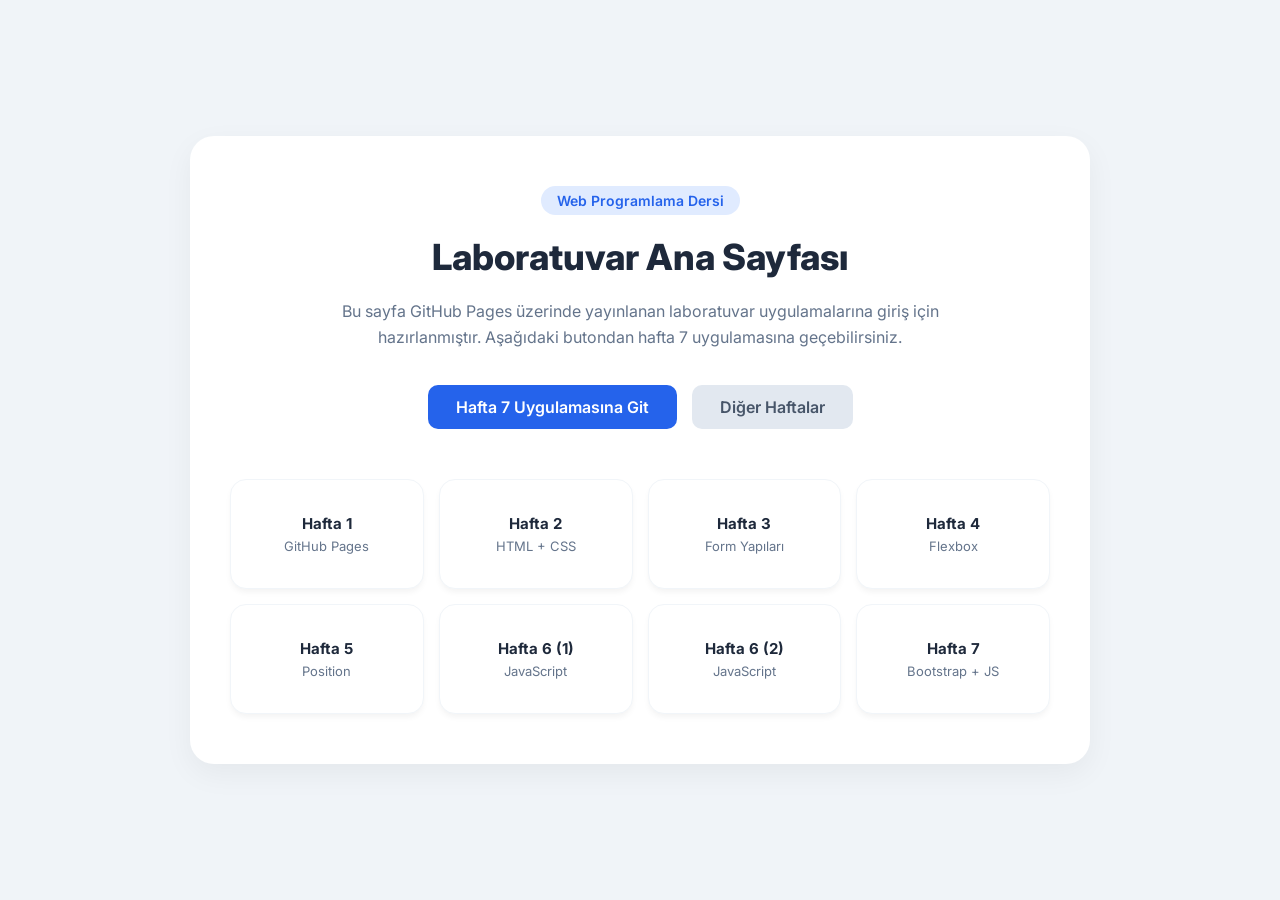
<file: laboratuvar.html>
<!DOCTYPE html>
<html lang="tr">
<head>
    <meta charset="UTF-8">
    <meta name="viewport" content="width=device-width, initial-scale=1.0">
    <title>Laboratuvar Ana Sayfası</title>
    <link href="https://fonts.googleapis.com/css2?family=Inter:wght@400;600;700&display=swap" rel="stylesheet">
    <style>
        * {
            margin: 0;
            padding: 0;
            box-sizing: border-box;
            font-family: 'Inter', sans-serif;
        }

        body {
            background-color: #f0f4f8;
            display: flex;
            justify-content: center;
            align-items: center;
            min-height: 100vh;
            padding: 20px;
        }

        .container {
            background-color: #ffffff;
            width: 100%;
            max-width: 900px;
            padding: 50px 40px;
            border-radius: 24px;
            box-shadow: 0 10px 30px rgba(0, 0, 0, 0.05);
            text-align: center;
        }

        .badge {
            background-color: #e0ebff;
            color: #2563eb;
            padding: 6px 16px;
            border-radius: 20px;
            font-size: 14px;
            font-weight: 600;
            display: inline-block;
            margin-bottom: 20px;
        }

        h1 {
            font-size: 36px;
            color: #1e293b;
            margin-bottom: 20px;
            font-weight: 800;
        }

        .description {
            color: #64748b;
            font-size: 16px;
            line-height: 1.6;
            margin-bottom: 35px;
            max-width: 600px;
            margin-left: auto;
            margin-right: auto;
        }

        .main-buttons {
            display: flex;
            justify-content: center;
            gap: 15px;
            margin-bottom: 50px;
        }

        .btn-primary {
            background-color: #2563eb;
            color: white;
            padding: 12px 28px;
            border-radius: 10px;
            text-decoration: none;
            font-weight: 600;
            transition: background 0.3s ease;
        }

        .btn-secondary {
            background-color: #e2e8f0;
            color: #475569;
            padding: 12px 28px;
            border-radius: 10px;
            text-decoration: none;
            font-weight: 600;
        }

        .grid-container {
            display: grid;
            grid-template-columns: repeat(auto-fit, minmax(160px, 1fr));
            gap: 15px;
        }

        .card {
            background-color: white;
            border: 1px solid #f1f5f9;
            padding: 20px 15px;
            border-radius: 16px;
            text-decoration: none;
            box-shadow: 0 4px 6px -1px rgba(0, 0, 0, 0.05);
            transition: transform 0.2s, box-shadow 0.2s;
            display: flex;
            flex-direction: column;
            justify-content: center;
            min-height: 110px;
        }

        .card:hover {
            transform: translateY(-5px);
            box-shadow: 0 10px 15px -3px rgba(0, 0, 0, 0.1);
        }

        .card span:first-child {
            display: block;
            color: #1e293b;
            font-weight: 700;
            font-size: 15px;
            margin-bottom: 5px;
        }

        .card span:last-child {
            display: block;
            color: #64748b;
            font-size: 13px;
        }

        /* Responsive */
        @media (max-width: 600px) {
            .main-buttons {
                flex-direction: column;
            }
            .grid-container {
                grid-template-columns: 1fr 1fr;
            }
        }
    </style>
</head>
<body>

<div class="container">
    <div class="badge">Web Programlama Dersi</div>
    
    <h1>Laboratuvar Ana Sayfası</h1>
    
    <p class="description">
        Bu sayfa GitHub Pages üzerinde yayınlanan laboratuvar uygulamalarına giriş için hazırlanmıştır. 
        Aşağıdaki butondan hafta 7 uygulamasına geçebilirsiniz.
    </p>

    <div class="main-buttons">
        <a href="https://nuranferhan.github.io/hafta7.html" class="btn-primary">Hafta 7 Uygulamasına Git</a>
        <a href="#" class="btn-secondary">Diğer Haftalar</a>
    </div>

    <div class="grid-container">
        <a href="https://nuranferhan.github.io/index.html" class="card">
            <span>Hafta 1</span>
            <span>GitHub Pages</span>
        </a>

        <a href="hafta2.html" class="card">
            <span>Hafta 2</span>
            <span>HTML + CSS</span>
        </a>

        <a href="https://nuranferhan.github.io/contact.html" class="card">
            <span>Hafta 3</span>
            <span>Form Yapıları</span>
        </a>

        <a href="https://nuranferhan.github.io/flexbox-lab/index.html" class="card">
            <span>Hafta 4</span>
            <span>Flexbox</span>
        </a>

        <a href="https://nuranferhan.github.io/lab-position.html" class="card">
            <span>Hafta 5</span>
            <span>Position</span>
        </a>

        <a href="https://nuranferhan.github.io/hafta6-1.html" class="card">
            <span>Hafta 6 (1)</span>
            <span>JavaScript</span>
        </a>

        <a href="https://nuranferhan.github.io/hafta6-2.html" class="card">
            <span>Hafta 6 (2)</span>
            <span>JavaScript</span>
        </a>

        <a href="https://nuranferhan.github.io/hafta7.html" class="card">
            <span>Hafta 7</span>
            <span>Bootstrap + JS</span>
        </a>
    </div>
</div>

</body>
</html>
</file>
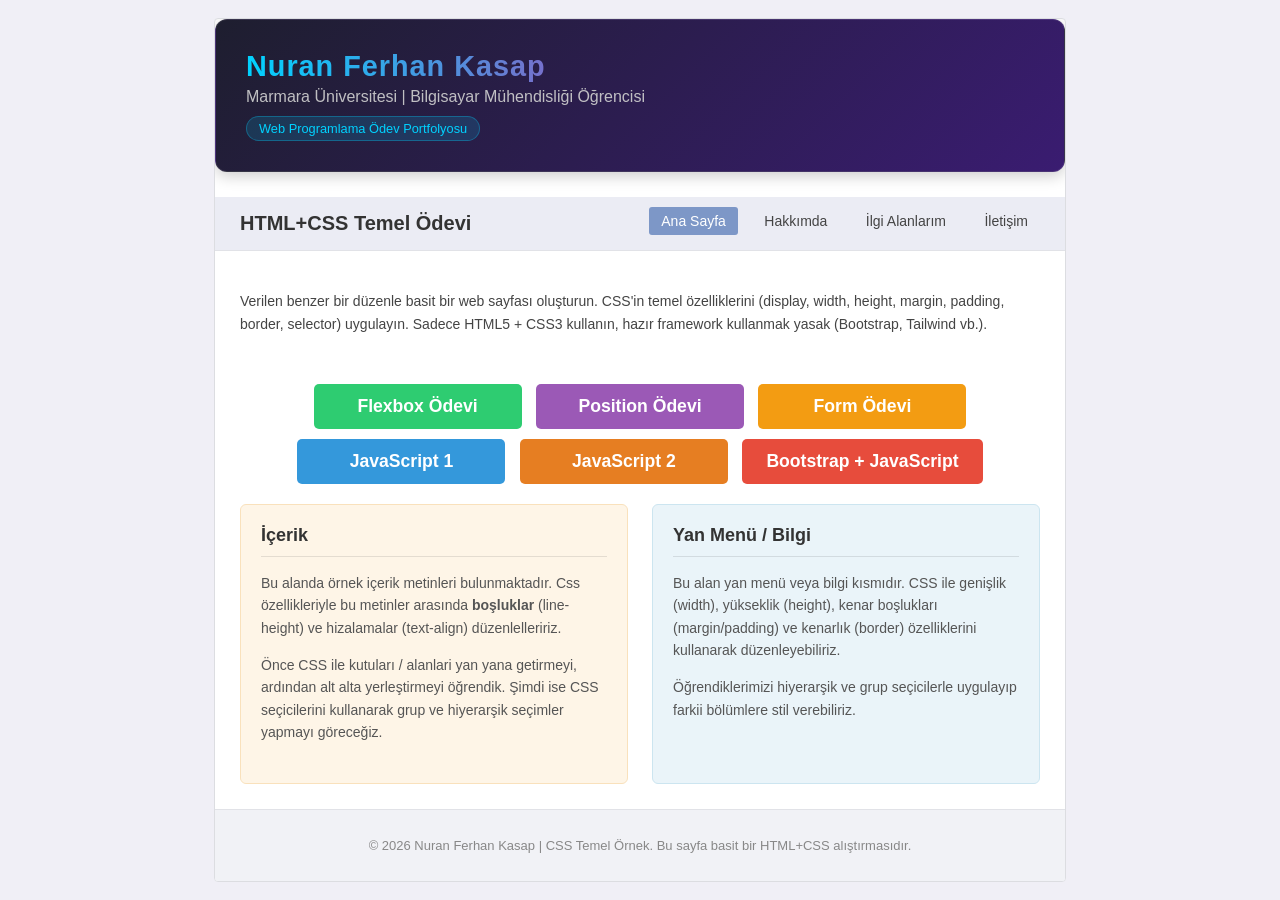
<file: odevler.html>
<!DOCTYPE html>
<html lang="tr">
<head>
    <meta charset="UTF-8">
    <title>Web Programlama - Nuran Ferhan Kasap</title>
    <link rel="stylesheet" href="styles/style.css">
    <style>
        .user-profile-header {
            background: linear-gradient(135deg, #1e1e2f, #3a1c71);
            color: white;
            padding: 30px;
            border-radius: 12px;
            margin-bottom: 25px;
            display: flex;
            align-items: center;
            gap: 20px;
            border: 1px solid rgba(255, 255, 255, 0.1);
            box-shadow: 0 4px 15px rgba(0,0,0,0.2);
            font-family: 'Segoe UI', Tahoma, Geneva, Verdana, sans-serif;
        }

        .user-info h2 {
            margin: 0;
            font-size: 1.8rem;
            letter-spacing: 1px;
            background: linear-gradient(to right, #00d2ff, #9d50bb);
            -webkit-background-clip: text;
            -webkit-text-fill-color: transparent;
        }

        .user-info p {
            margin: 5px 0 0;
            opacity: 0.9;
            font-size: 1rem;
            color: #d1d1d1;
        }

        .status-badge {
            display: inline-block;
            background: rgba(0, 210, 255, 0.15);
            color: #00d2ff;
            padding: 4px 12px;
            border-radius: 20px;
            font-size: 0.8rem;
            margin-top: 10px;
            border: 1px solid rgba(0, 210, 255, 0.3);
        }


        .intro-text {
            margin-bottom: 5px; 
        }

        .flexbox-lab-btn-container {
            text-align: center;
            margin: 5px 0 15px 0;
        }

        .flexbox-lab-btn {
            display: inline-block;
            padding: 12px 24px;
            background-color: #2ecc71;
            color: white;
            text-decoration: none;
            border-radius: 5px;
            font-weight: bold;
            font-size: 1.1em;
            transition: background-color 0.3s;
            margin: 5px;
            min-width: 160px;
        }

        .flexbox-lab-btn:hover {
            background-color: #27ae60;
        }

        .btn-row {
            display: block;
        }
    </style>
</head>
<body>

    <div class="page-wrapper">
        <div class="container">
            
            <div class="user-profile-header">
                <div class="user-info">
                    <h2>Nuran Ferhan Kasap</h2>
                    <p>Marmara Üniversitesi | Bilgisayar Mühendisliği Öğrencisi</p>
                    <div class="status-badge">Web Programlama Ödev Portfolyosu</div>
                </div>
            </div>

            <nav class="navbar">
                <h1 class="logo">HTML+CSS Temel Ödevi</h1>
                <ul class="nav-links">
                    <li><a href="index.html" class="active">Ana Sayfa</a></li>
                    <li><a href="about.html">Hakkımda</a></li>
                    <li><a href="interests.html">İlgi Alanlarım</a></li> 
                    <li><a href="contact.html">İletişim</a></li>
                </ul>
            </nav>

            <header class="intro-text">
                <p>Verilen benzer bir düzenle basit bir web sayfası oluşturun. CSS'in temel özelliklerini (<span>display</span>, <span>width</span>, <span>height</span>, <span>margin</span>, <span>padding</span>, <span>border</span>, selector) uygulayın. Sadece HTML5 + CSS3 kullanın, hazır framework kullanmak yasak (Bootstrap, Tailwind vb.).</p>
            </header>

            <div class="flexbox-lab-btn-container">
                <div class="btn-row">
                    <a href="flexbox-lab/index.html" class="flexbox-lab-btn">Flexbox Ödevi</a>
                    <a href="lab-position.html" class="flexbox-lab-btn" style="background-color: #9b59b6;">Position Ödevi</a>
                    <a href="contact.html" class="flexbox-lab-btn" style="background-color: #f39c12;">Form Ödevi</a>
                </div>
                <div class="btn-row">
                    <a href="hafta6-1.html" class="flexbox-lab-btn" style="background-color: #3498db;">JavaScript 1</a>
                    <a href="hafta6-2.html" class="flexbox-lab-btn" style="background-color: #e67e22;">JavaScript 2</a>
                    <a href="hafta7.html" class="flexbox-lab-btn" style="background-color: #e74c3c;">Bootstrap + JavaScript</a>
                </div>
            </div>

            <main class="content-section">
                <article class="box box-yellow">
                    <h3>İçerik</h3>
                    <p>Bu alanda örnek içerik metinleri bulunmaktadır. Css özellikleriyle bu metinler arasında <strong>boşluklar</strong> (line-height) ve hizalamalar (text-align) düzenlelleririz.</p>
                    <p>Önce CSS ile kutuları / alanlari yan yana getirmeyi, ardından alt alta yerleştirmeyi öğrendik. Şimdi ise CSS seçicilerini kullanarak grup ve hiyerarşik seçimler yapmayı göreceğiz.</p>
                </article>

                <aside class="box box-blue">
                    <h3>Yan Menü / Bilgi</h3>
                    <p>Bu alan yan menü veya bilgi kısmıdır. CSS ile genişlik (width), yükseklik (height), kenar boşlukları (margin/padding) ve kenarlık (border) özelliklerini kullanarak düzenleyebiliriz.</p>
                    <p>Öğrendiklerimizi hiyerarşik ve grup seçicilerle uygulayıp farkii bölümlere stil verebiliriz.</p>
                </aside>
            </main>

            <footer class="footer">
                <p>&copy; 2026 Nuran Ferhan Kasap | CSS Temel Örnek. Bu sayfa basit bir HTML+CSS alıştırmasıdır.</p>
            </footer>
        </div>
    </div>

</body>
</html>
</file>
<file: flexbox-lab/style.css>
* {
    margin: 0;
    padding: 0;
    box-sizing: border-box;
    font-family: 'Segoe UI', Tahoma, Geneva, Verdana, sans-serif;
}

.wrapper {
    display: flex;
    flex-direction: column;
    height: 100vh;
    background-color: #f0f0f0;
    padding: 10px;
    gap: 10px;
}

.navbar {
    height: 10vh;
    display: flex;
    justify-content: space-between;
    align-items: center;
    background-color: #ffffff;
    padding: 0 30px;
    border-radius: 10px;
    border: 1px solid #ddd;
}

.nav-links {
    display: flex;
    list-style: none;
    gap: 25px;
}

.nav-links a {
    text-decoration: none;
    color: #555;
    font-size: 14px;
}

.hero {
    height: 30vh;
    display: flex;
    flex-direction: row;
    justify-content: space-between;
    align-items: stretch;
    background-color: #ffffff;
    padding: 25px;
    border-radius: 10px;
    border: 1px solid #ddd;
    gap: 30px;
}

.hero-text {
    flex: 1;
    display: flex;
    flex-direction: column;
    justify-content: center;
    gap: 12px;
    align-items: flex-start; 
}

.hero-img {
    flex: 1;
    background-color: #f5f5f5;
    border-radius: 8px;
    display: flex;
    align-items: center;
    justify-content: center;
}

.icon-placeholder {
    width: 80px;
    height: 80px;
    background-color: #e0e0e0;
    border-radius: 15px;
}

.cards-area {
    height: 30vh;
    display: flex;
    flex-wrap: wrap;
    gap: 12px;
}

.card {
    flex: 1 1 calc(16% - 12px);
    background-color: #ffffff;
    border: 1px solid #ddd;
    border-radius: 10px;
    display: flex;
    flex-direction: column;
    align-items: center;
    justify-content: center;
    padding: 10px;
    gap: 10px;
    text-align: center;
}

.grow-area {
    height: 20vh;
    display: flex;
    align-items: stretch;
    gap: 15px;
}

.grow-box {
    display: flex;
    flex-direction: column;
    align-items: center;
    justify-content: center;
    border-radius: 10px;
    gap: 8px;
    border: 1px solid #ddd;
}

.box-1 { flex-grow: 1; background-color: #dbeafe; }
.box-2 { flex-grow: 2; background-color: #dcfce7; }
.box-3 { flex-grow: 1; background-color: #ffedd5; }

.line {
    width: 60px;
    height: 3px;
    background-color: #eee;
    border-radius: 2px;
}

.btn {
    padding: 8px 18px;
    border: none;
    border-radius: 6px;
    color: white;
    font-size: 13px;
    cursor: pointer;
}

.btn-blue { background-color: #8da9d6; }
.btn-green { background-color: #8dbd8d; }
.btn-orange { background-color: #eeb486; }

.footer {
    height: 10vh;
    display: flex;
    justify-content: center;
    align-items: center;
    background-color: #ffffff;
    border-radius: 10px;
    border: 1px solid #ddd;
    color: #888;
    font-size: 14px;
}
</file>
<file: styles/contact-style.css>
.contact-container {
    width: 600px;
    margin: 40px auto;
    padding: 30px; 
    border: 1px solid #ddd;
    border-radius: 10px;
    font-family: 'Segoe UI', Tahoma, Geneva, Verdana, sans-serif;
    background-color: #fff;
    box-shadow: 0 4px 15px rgba(0,0,0,0.1);
}

.contact-container h2 {
    text-align: center;
    margin-bottom: 25px;
    color: #333;
}

.contact-container label {
    display: block;
    margin-bottom: 8px;
    font-weight: 600;
    color: #555;
}

input[type="text"],
input[type="email"],
input[type="password"],
select,
textarea {
    width: 100%; 
    padding: 12px; 
    margin-bottom: 20px; 
    border: 1px solid #ccc;
    border-radius: 5px;
    box-sizing: border-box; 
}

.radio-group, .checkbox-group {
    background-color: #fcfcfc;
    padding: 15px;
    border-radius: 5px;
    border: 1px solid #f0f0f0;
    margin-bottom: 20px;
}

.radio-group label, .checkbox-group label {
    font-weight: normal;
    display: block;
    cursor: pointer;
    margin-bottom: 5px;
}

.radio-group input, .checkbox-group input {
    width: auto;
    margin-right: 10px;
}

.file-input {
    margin-bottom: 20px;
    font-size: 14px;
}

.button-container {
    display: flex;
    gap: 15px;
}

.btn-gonder, .btn-temizle {
    flex: 1;
    padding: 12px 20px; 
    border: none; 
    border-radius: 5px;
    font-size: 16px;
    font-weight: bold;
    cursor: pointer;
    transition: opacity 0.3s;
}

.btn-gonder {
    background-color: #007bff;
    color: white;
}

.btn-temizle {
    background-color: #dc3545;
    color: white;
}

.btn-gonder:hover, .btn-temizle:hover {
    opacity: 0.9;
}
</file>
<file: styles/style.css>
body {
    margin: 0;
    padding: 0;
    font-family: 'Segoe UI', Arial, sans-serif;
    background-color: #f0eff6; 
    display: flex;
    justify-content: center;
    align-items: center;
    min-height: 100vh;
}

.container {
    width: 850px;
    background-color: #ffffff; 
    border: 1px solid #dcdde1;
    border-radius: 4px;
    overflow: hidden;
}

.navbar {
    padding: 15px 25px;
    background-color: #EBECF4;
    border-bottom: 1px solid #e1e2e7;
    overflow: hidden;
}

.logo {
    float: left;
    margin: 0;
    font-size: 20px;
    color: #333;
}

.nav-links {
    float: right;
    margin: 0;
    padding: 0;
    list-style: none;
}

.nav-links li {
    display: inline-block;
    margin-left: 10px;
}

.nav-links a {
    text-decoration: none;
    color: #444;
    font-size: 14px;
    padding: 6px 12px;
}

.nav-links a.active {
    background-color: #7d97c7; 
    color: white;
    border-radius: 3px;
}

.intro-text {
    padding: 25px;
    font-size: 14px;
    line-height: 1.6;
    color: #444;
}

.content-section {
    padding: 0 25px 25px 25px;
    font-size: 0; 
}

.box {
    display: inline-block;
    vertical-align: top;
    width: 48.5%;
    padding: 20px;
    box-sizing: border-box;
    border-radius: 6px;
    font-size: 14px;
    min-height: 280px;
}

.box h3 {
    margin-top: 0;
    font-size: 18px;
    color: #333;
    padding-bottom: 10px; 
    margin-bottom: 15px;
    border-bottom: 1px solid rgba(0, 0, 0, 0.1); 
}

.box-yellow {
    background-color: #fef5e7; 
    border: 1px solid #f9e1bc;
    margin-right: 3%;
}

.box-blue {
    background-color: #eaf4f9; 
    border: 1px solid #cce5f0;
}

.box p {
    line-height: 1.6;
    margin-bottom: 15px;
    color: #555;
}

.footer {
    text-align: center;
    padding: 15px;
    background-color: #f1f2f6;
    border-top: 1px solid #e1e2e7;
    color: #888;
    font-size: 13px;
}
</file>
<file: styles/hafta7.css>
:root {
  --font-display: 'Outfit', sans-serif;
  --font-body: 'DM Sans', sans-serif;

  --bg-page: #f6f7fb;
  --bg-card: #ffffff;
  --bg-nav: #111418;
  --bg-info: #ffffff;
  --bg-form: #ffffff;
  --bg-footer: #111418;
  --bg-why: #f1f3f8;
  --bg-result: #eef2ff;

  --text-primary: #111418;
  --text-secondary: #4b5563;
  --text-muted: #6b7280;
  --text-nav: #e5e7eb;
  --text-footer: #9ca3af;

  --border-color: #e5e7eb;
  --accent-blue: #3b82f6;
  --accent-green: #10b981;
  --accent-yellow: #f59e0b;

  --card-shadow: 0 2px 16px rgba(0,0,0,.06);
  --nav-height: 60px;
}

[data-theme="dark"] {
  --bg-page: #0f1117;
  --bg-card: #1a1d27;
  --bg-nav: #0a0c11;
  --bg-info: #1a1d27;
  --bg-form: #1a1d27;
  --bg-footer: #0a0c11;
  --bg-why: #242736;
  --bg-result: #1e2235;

  --text-primary: #f1f5f9;
  --text-secondary: #94a3b8;
  --text-muted: #64748b;
  --text-nav: #e2e8f0;
  --text-footer: #64748b;

  --border-color: #2d3148;
  --card-shadow: 0 2px 24px rgba(0,0,0,.35);
}

*, *::before, *::after { box-sizing: border-box; }

body {
  font-family: var(--font-body);
  background: var(--bg-page);
  color: var(--text-primary);
  transition: background .3s ease, color .3s ease;
}

#mainNav {
  background: var(--bg-nav);
  height: var(--nav-height);
  font-family: var(--font-display);
}
#mainNav .navbar-brand {
  color: #fff;
  font-weight: 800;
  font-size: 1.2rem;
  letter-spacing: -.02em;
}
#mainNav .nav-link {
  color: var(--text-nav) !important;
  font-size: .875rem;
  font-weight: 500;
  padding: .4rem .75rem !important;
  border-radius: 6px;
  transition: background .2s;
}
#mainNav .nav-link:hover,
#mainNav .nav-link.active {
  background: rgba(255,255,255,.08);
}
#mainNav .navbar-toggler {
  border-color: rgba(255,255,255,.3);
}
#mainNav .navbar-toggler-icon {
  filter: invert(1);
}

.btn-theme {
  background: rgba(255,255,255,.08);
  border: 1px solid rgba(255,255,255,.15);
  color: #fff;
  font-size: .8rem;
  font-weight: 500;
  border-radius: 8px;
  padding: .35rem .9rem;
  transition: background .2s;
}
.btn-theme:hover {
  background: rgba(255,255,255,.15);
  color: #fff;
}

.hero-section {
  background: var(--bg-page);
  padding: 72px 0 80px;
  position: relative;
  overflow: hidden;
  border-bottom: 1px solid var(--border-color);
}
.hero-section::before {
  content: '';
  position: absolute;
  inset: 0;
  background: radial-gradient(ellipse 60% 70% at 80% 50%, rgba(59,130,246,.07) 0%, transparent 70%);
  pointer-events: none;
}
.badge-week {
  display: inline-block;
  background: rgba(59,130,246,.1);
  color: var(--accent-blue);
  font-family: var(--font-display);
  font-size: .75rem;
  font-weight: 700;
  letter-spacing: .08em;
  text-transform: uppercase;
  padding: .3rem .8rem;
  border-radius: 100px;
  border: 1px solid rgba(59,130,246,.2);
  margin-bottom: 1rem;
}
.hero-title {
  font-family: var(--font-display);
  font-weight: 800;
  font-size: clamp(1.75rem, 4vw, 2.75rem);
  color: var(--text-primary);
  line-height: 1.15;
  margin-bottom: 1rem;
}
.hero-desc {
  color: var(--text-secondary);
  font-size: 1rem;
  line-height: 1.7;
  max-width: 520px;
}

.info-card-hero {
  background: var(--bg-card);
  border: 1px solid var(--border-color);
  box-shadow: var(--card-shadow);
}
.info-card-title {
  font-family: var(--font-display);
  font-weight: 700;
  font-size: .95rem;
  color: var(--text-primary);
}
.tech-badge {
  font-size: .72rem;
  font-weight: 700;
  padding: .25rem .65rem;
  border-radius: 100px;
}
.badge-node  { background:#dbeafe; color:#1d4ed8; }
.badge-css   { background:#d1fae5; color:#065f46; }
.badge-js    { background:#fef9c3; color:#92400e; }
.badge-form  { background:#ede9fe; color:#5b21b6; }
.badge-js2   { background:#fee2e2; color:#991b1b; }
.info-list li {
  font-size: .875rem;
  color: var(--text-secondary);
  margin-bottom: .45rem;
}

.btn-primary-custom {
  background: var(--accent-blue) !important;
  border: 1.5px solid var(--accent-blue) !important;
  color: #fff !important;
  font-family: var(--font-display);
  font-weight: 600;
  border-radius: 10px;
  font-size: .875rem;
  transition: background .2s, border-color .2s, transform .15s;
}
.btn-primary-custom:hover,
.btn-primary-custom:focus,
.btn-primary-custom:active {
  background: #2563eb !important;
  border-color: #2563eb !important;
  color: #fff !important;
  transform: translateY(-1px);
  box-shadow: none !important;
}
.btn-outline-form {
  background: transparent !important;
  border: 1.5px solid var(--border-color) !important;
  color: var(--text-primary) !important;
  font-family: var(--font-display);
  font-weight: 600;
  border-radius: 10px;
  font-size: .875rem;
  transition: background .2s, border-color .2s, color .2s;
}
.btn-outline-form:hover,
.btn-outline-form:focus,
.btn-outline-form:active {
  background: var(--border-color) !important;
  border-color: var(--border-color) !important;
  color: var(--text-primary) !important;
  box-shadow: none !important;
}
.btn-outline-custom {
  background: transparent !important;
  border: 1.5px solid var(--border-color) !important;
  color: var(--text-primary) !important;
  font-family: var(--font-display);
  font-weight: 600;
  border-radius: 10px;
  font-size: .875rem;
  transition: background .2s, border-color .2s, color .2s;
}
.btn-outline-custom:hover,
.btn-outline-custom:focus,
.btn-outline-custom:active {
  background: var(--border-color) !important;
  border-color: var(--border-color) !important;
  color: var(--text-primary) !important;
  box-shadow: none !important;
}
.btn-detail {
  background: transparent;
  border: 1.5px solid var(--border-color);
  color: var(--text-secondary);
  font-size: .8rem;
  font-weight: 600;
  border-radius: 8px;
  padding: .35rem .9rem;
  transition: background .2s, border-color .2s;
}
.btn-detail:hover {
  background: var(--bg-page);
  border-color: #94a3b8;
  color: var(--text-primary);
}

.section-title {
  font-family: var(--font-display);
  font-weight: 800;
  font-size: 1.75rem;
  color: var(--text-primary);
}
.section-subtitle {
  color: var(--text-muted);
  font-size: .925rem;
}

.section-cards { background: var(--bg-page); }
.card-custom {
  background: var(--bg-card);
  border: 1px solid var(--border-color);
  transition: transform .2s, box-shadow .2s;
}
.card-custom:hover {
  transform: translateY(-4px);
  box-shadow: var(--card-shadow) !important;
}
.card-number {
  display: inline-block;
  width: 32px;
  height: 32px;
  line-height: 32px;
  text-align: center;
  border-radius: 8px;
  font-family: var(--font-display);
  font-weight: 800;
  font-size: .8rem;
}
.card-num-blue   { background: #dbeafe; color: #1d4ed8; }
.card-num-green  { background: #d1fae5; color: #065f46; }
.card-num-yellow { background: #fef9c3; color: #92400e; }
.card-title-custom {
  font-family: var(--font-display);
  font-weight: 700;
  font-size: 1.05rem;
  color: var(--text-primary);
}
.card-text-custom {
  font-size: .875rem;
  color: var(--text-secondary);
  line-height: 1.65;
}

.section-info { background: var(--bg-page); }
.info-block {
  background: var(--bg-info);
  border: 1px solid var(--border-color);
}
.info-block-title {
  font-family: var(--font-display);
  font-weight: 700;
  font-size: 1.1rem;
  color: var(--text-primary);
}
.info-label {
  font-size: .875rem;
  color: var(--text-secondary);
}
.badge-date  { background:#dbeafe; color:#1d4ed8; font-size:.78rem; }
.badge-time  { background:#1a1d27; color:#f1f5f9; font-size:.78rem; }
.badge-place { background:#d1fae5; color:#065f46; font-size:.78rem; }
.badge-quota { background:#fee2e2; color:#991b1b; font-size:.78rem; }

[data-theme="light"] .badge-time { background:#111418; }

.why-card {
  background: var(--bg-why);
  border: 1px solid transparent;
  transition: border-color .2s;
}
.why-card:hover { border-color: var(--border-color); }
.why-title {
  font-family: var(--font-display);
  font-weight: 700;
  font-size: .9rem;
  color: var(--text-primary);
  margin-bottom: .4rem;
}
.why-text {
  font-size: .8rem;
  color: var(--text-secondary);
  line-height: 1.6;
}

.section-form { background: var(--bg-page); }
.form-card {
  background: var(--bg-form);
  border: 1px solid var(--border-color);
}
.form-card-title {
  font-family: var(--font-display);
  font-weight: 800;
  font-size: 1.3rem;
  color: var(--text-primary);
  margin-bottom: .25rem;
}
.form-card-desc {
  font-size: .875rem;
  color: var(--text-muted);
}
.badge-form-tag {
  background: #dbeafe;
  color: #1d4ed8;
  font-size: .7rem;
  font-weight: 700;
  padding: .3rem .7rem;
  border-radius: 6px;
  white-space: nowrap;
}
.form-control, .form-select {
  background: var(--bg-page);
  border: 1.5px solid var(--border-color);
  color: var(--text-primary);
  border-radius: 8px;
  font-size: .875rem;
  transition: border-color .2s, box-shadow .2s;
}
.form-control:focus, .form-select:focus {
  background: var(--bg-page);
  color: var(--text-primary);
  border-color: var(--accent-blue);
  box-shadow: 0 0 0 3px rgba(59,130,246,.15);
}
.form-control::placeholder { color: var(--text-muted); }
.form-label {
  font-size: .825rem;
  font-weight: 600;
  color: var(--text-secondary);
  margin-bottom: .35rem;
}
.form-check-input:checked { background-color: var(--accent-blue); border-color: var(--accent-blue); }
.form-check-label { font-size: .85rem; color: var(--text-secondary); }

.result-placeholder {
  background: var(--bg-result);
  border: 1.5px dashed var(--accent-blue);
  color: var(--text-muted);
  font-size: .9rem;
  padding: 2rem !important;
}
.result-icon {
  display: block;
  font-size: 2rem;
  color: #93c5fd;
  margin-bottom: .75rem;
}
.result-success {
  background: var(--bg-form);
  border: 1.5px solid var(--accent-green);
  border-radius: 1rem;
  padding: 1.5rem 2rem;
}
.result-success-title {
  font-family: var(--font-display);
  font-weight: 800;
  font-size: 1.1rem;
  color: var(--text-primary);
}
.result-row {
  display: flex;
  justify-content: space-between;
  align-items: center;
  padding: .5rem 0;
  border-bottom: 1px solid var(--border-color);
  font-size: .875rem;
}
.result-row:last-child { border-bottom: none; }
.result-key { color: var(--text-muted); font-weight: 500; }
.result-val { color: var(--text-primary); font-weight: 600; }

.footer-section { background: var(--bg-footer); }
.footer-brand {
  font-family: var(--font-display);
  font-weight: 700;
  font-size: .95rem;
  color: #e2e8f0;
}
.footer-sub {
  font-size: .8rem;
  color: var(--text-footer);
}

.alert-validation {
  border-radius: 10px;
  font-size: .875rem;
}

.form-card, .card-custom, .info-block, .form-card {
  transition: background .3s, border-color .3s;
}
</file>
